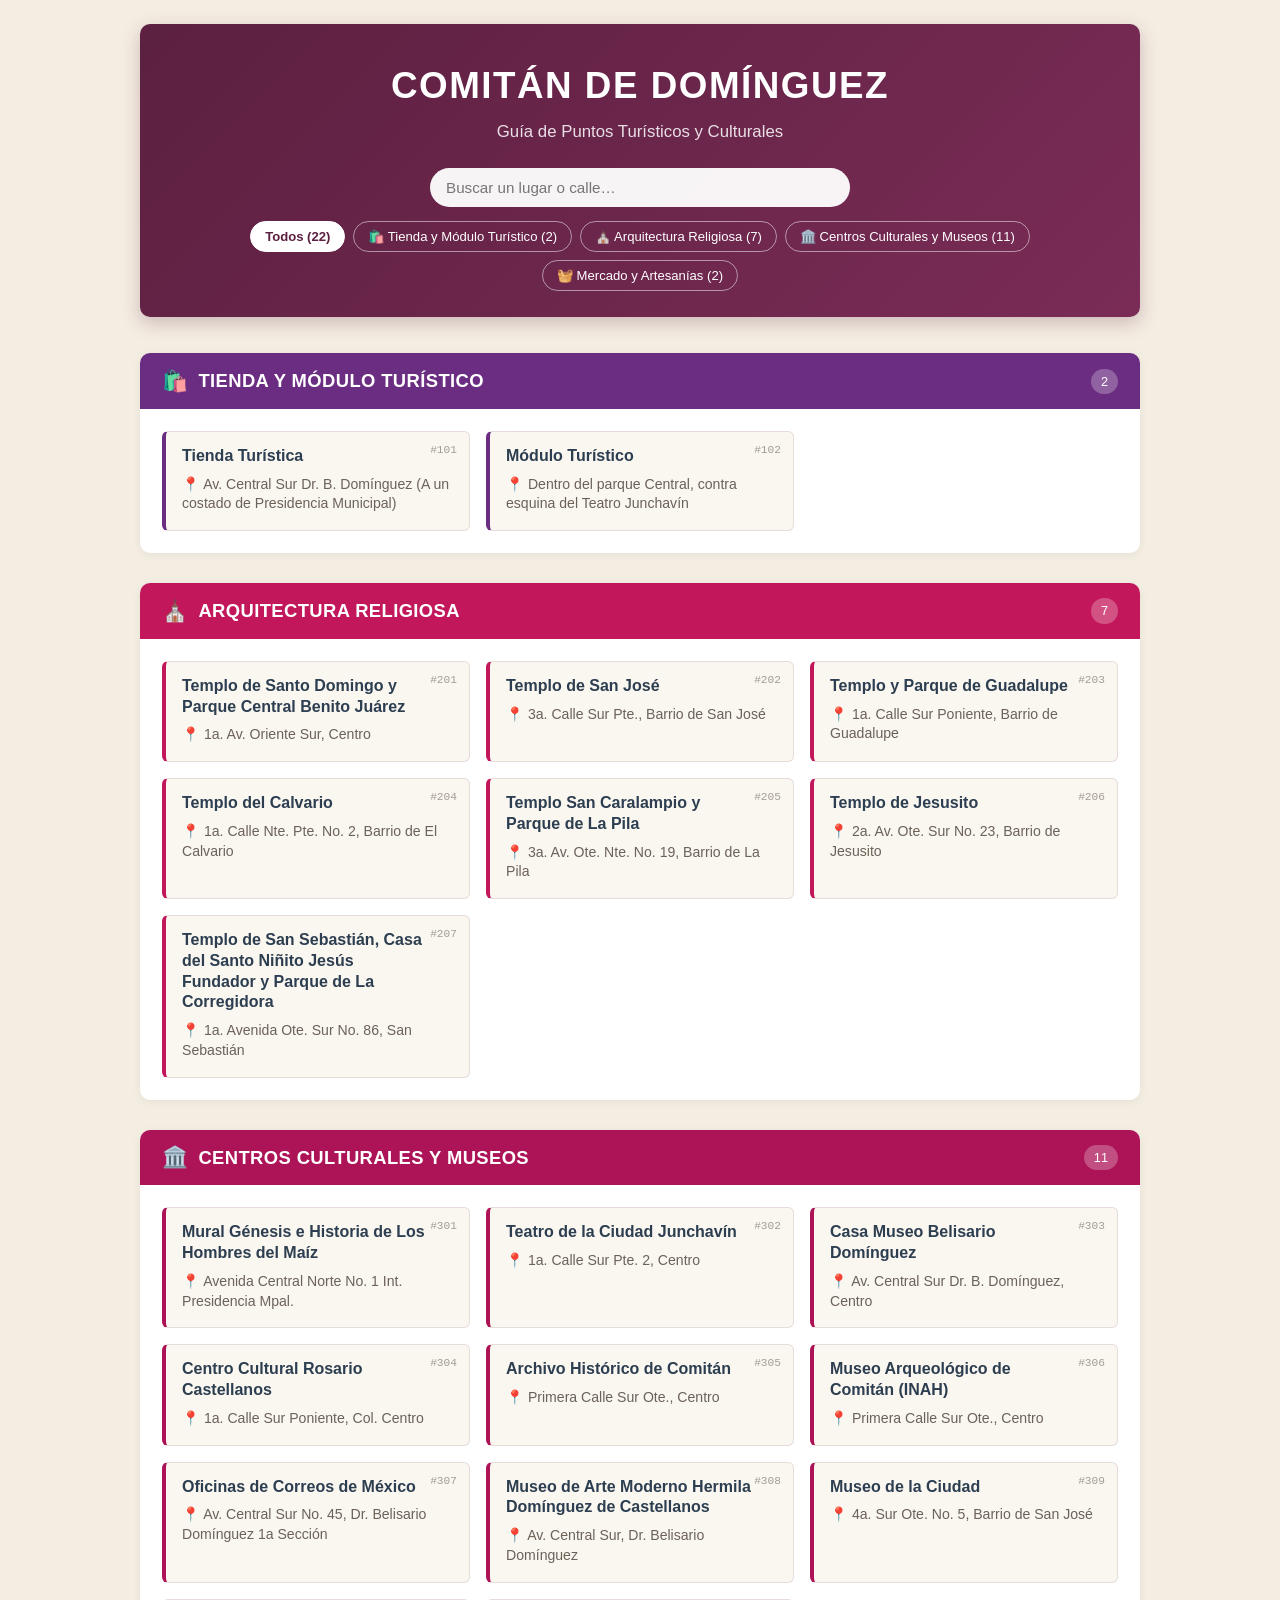
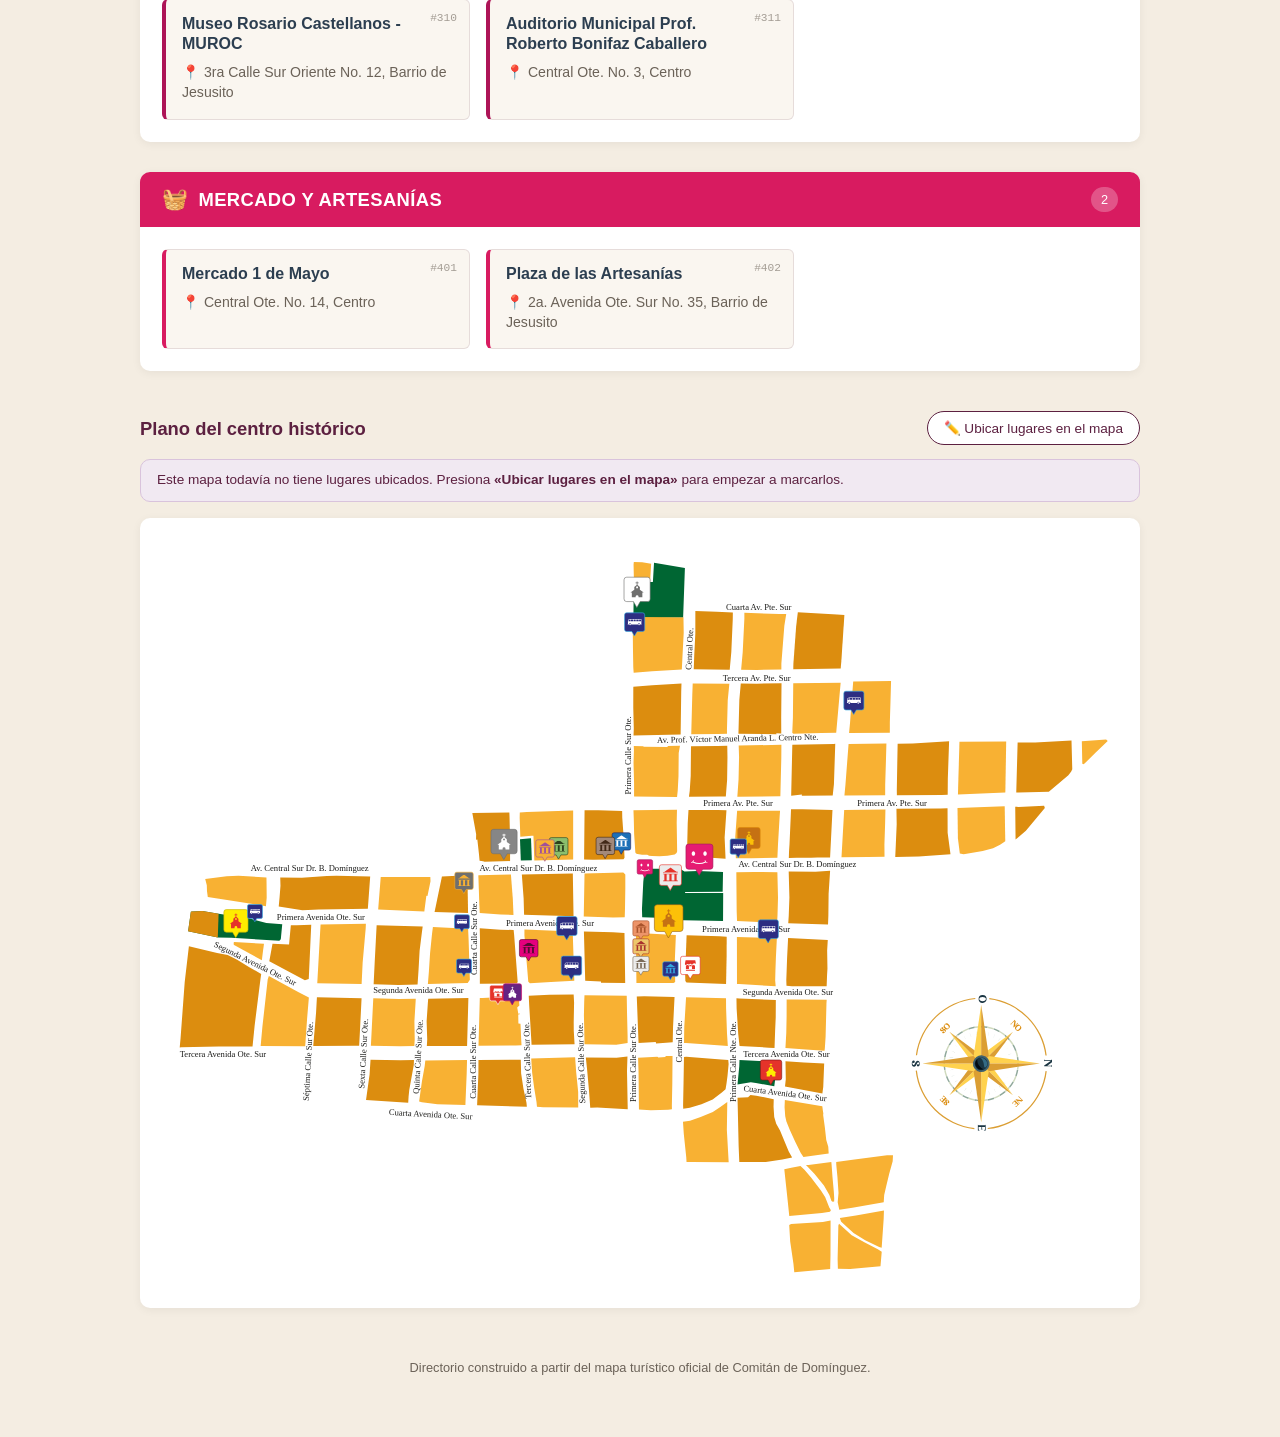
<file: index.html>
<!DOCTYPE html>
<html lang="es">
<head>
  <meta charset="UTF-8">
  <meta name="viewport" content="width=device-width, initial-scale=1.0">

  <title>Guía Turística de Comitán</title>

  <!-- Evita la solicitud del archivo favicon.ico -->
  <link rel="icon" href="data:,">

  <link rel="stylesheet" href="css/styles.css">

  <!-- Mantiene oculto el aviso, aunque JavaScript cambie hidden -->
  <style>
    #avisoLugar {
      display: none !important;
    }
  </style>
</head>

<body>
  <header>
    <h1>COMITÁN DE DOMÍNGUEZ</h1>
    <p>Guía de Puntos Turísticos y Culturales</p>

    <div class="header-buscador">
      <input
        type="search"
        id="buscador"
        aria-label="Buscar un lugar o calle"
        placeholder="Buscar un lugar o calle…"
        autocomplete="off"
      >

      <div class="filtros" id="filtros"></div>
    </div>
  </header>

  <main class="contenedor-categorias" id="app"></main>

  <p class="sin-resultados" id="sinResultados" hidden>
    No se encontraron lugares con ese criterio.
  </p>

  <section class="seccion-mapa">
    <div class="mapa-encabezado">
      <h2>Plano del centro histórico</h2>
      <button id="btnModoEdicion" class="boton-editar" type="button" aria-pressed="false">
        ✏️ Ubicar lugares en el mapa
      </button>
    </div>

    <p id="avisoVacio" class="aviso-vacio" hidden>
      Este mapa todavía no tiene lugares ubicados. Presiona <strong>«Ubicar lugares en el mapa»</strong> para empezar a marcarlos.
    </p>

    <p id="avisoEdicion" class="aviso-edicion" hidden>
      <strong>Modo edición activo:</strong> da clic sobre el ícono de un lugar en el mapa.
      El sistema intenta adivinar de qué lugar se trata usando el color del ícono
      (te lo va a mostrar arriba del selector); revisa que sea correcto y confirma.
      Entre más lugares marques, más íconos reconocerá solo. Cuando termines, presiona
      «Descargar coordenadas» y guarda ese archivo como
      <code>data/puntos-mapa.json</code> (reemplazando el que ya existe) para que quede fijo.
      <button id="btnDescargarPuntos" type="button">⬇️ Descargar coordenadas</button>
    </p>

    <div class="mapa-wrap" id="mapaWrap">
      <img id="imagenMapa" src="img/mapa-comitan.svg" alt="Mapa del centro histórico de Comitán de Domínguez">
      <div id="capaMarcadores" class="capa-marcadores"></div>

      <div id="popupLugar" class="popup-lugar" hidden></div>

      <div id="formAsignar" class="form-asignar" hidden>
        <label for="selectLugar">¿Qué lugar es este ícono?</label>
        <p id="colorDetectado" class="color-detectado" hidden></p>
        <select id="selectLugar"></select>
        <div class="form-asignar-botones">
          <button id="btnConfirmarAsignar" type="button">Guardar</button>
          <button id="btnCancelarAsignar" type="button">Cancelar</button>
        </div>
      </div>
    </div>
  </section>

  <footer>
    <p>
      Directorio construido a partir del mapa turístico oficial
      de Comitán de Domínguez.
    </p>
  </footer>

  <!-- Ventana con la información del lugar seleccionado -->
  <dialog
    id="ventanaLugar"
    aria-labelledby="nombreLugar"
    aria-describedby="descripcionLugar"
  >
    <button
      id="cerrarVentana"
      type="button"
      aria-label="Cerrar descripción"
    >
      ×
    </button>

    <p id="idLugar"></p>

    <h2 id="nombreLugar"></h2>

    <p id="descripcionLugar"></p>

    <p id="direccionLugar"></p>

    <!-- Se conserva para que el JavaScript existente siga funcionando -->
    <p id="avisoLugar" hidden></p>
  </dialog>

  <script src="js/script.js"></script>
  <script src="js/mapa-interactivo.js"></script>

</body>
</html>
</file>
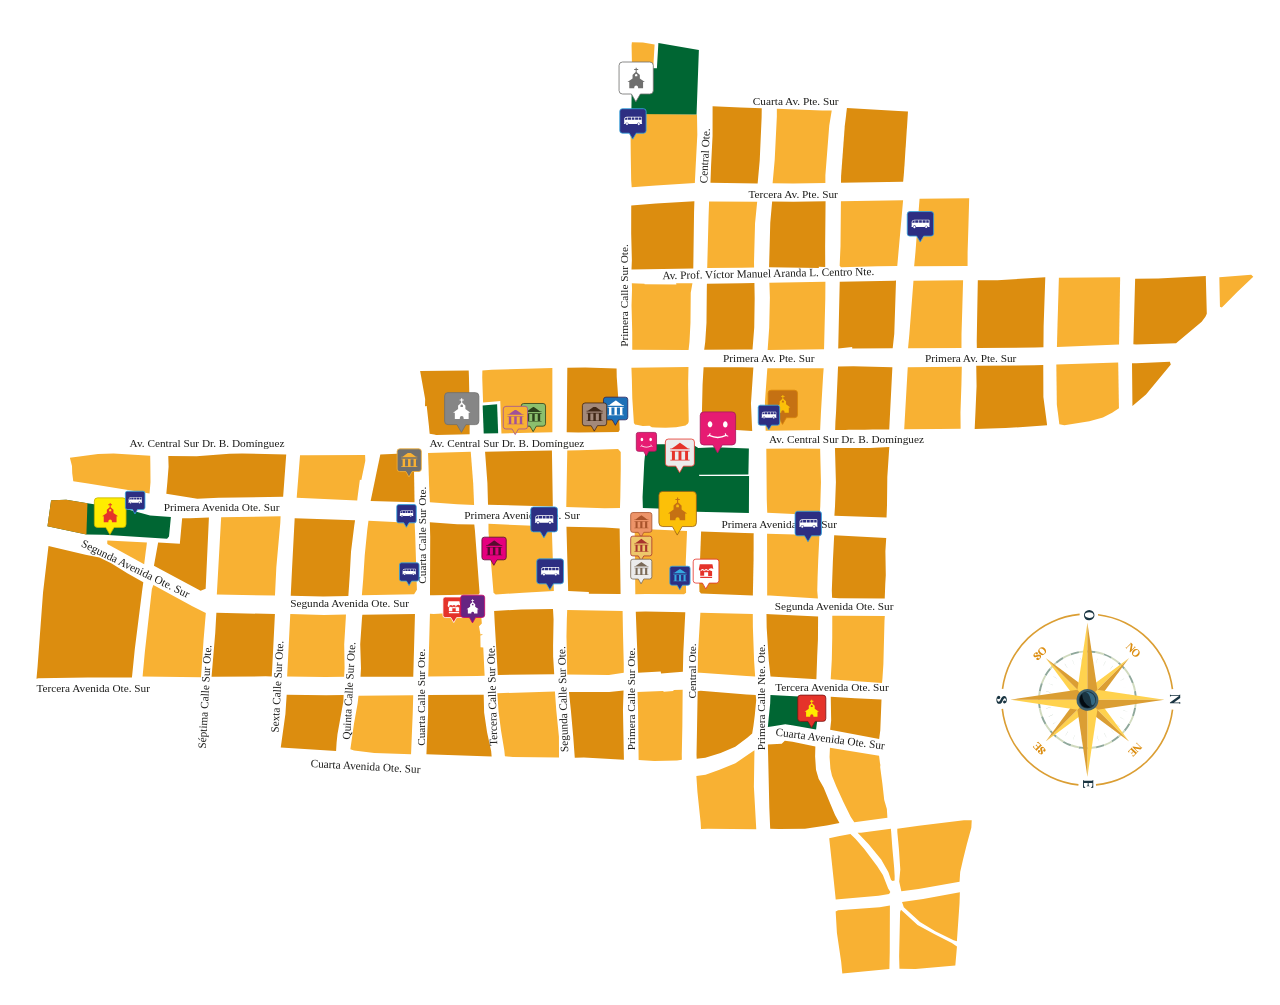
<file: img/index.html>
<body>
  <svg xmlns="http://www.w3.org/2000/svg" viewBox="0 0 785 614">
  <defs>
    <style>
      .cls-1 {
        isolation: isolate;
      }

      .cls-2,
      .cls-73 {
        fill: none;
      }

      .cls-2 {
        stroke: #afc0b1;
        stroke-width: 3px;
        stroke-dasharray: 0.1 4.92;
      }

      .cls-15,
      .cls-17,
      .cls-19,
      .cls-2,
      .cls-21,
      .cls-23,
      .cls-25,
      .cls-49,
      .cls-51,
      .cls-52,
      .cls-53,
      .cls-55,
      .cls-57,
      .cls-59,
      .cls-60,
      .cls-63,
      .cls-65,
      .cls-67,
      .cls-69,
      .cls-70,
      .cls-71,
      .cls-72 {
        stroke-miterlimit: 10;
      }

      .cls-3 {
        fill: #db9e33;
      }

      .cls-4 {
        fill: #8fa89b;
      }

      .cls-5 {
        fill: #d0dabe;
      }

      .cls-6 {
        fill: #ffd24e;
      }

      .cls-7 {
        fill: #3f616f;
      }

      .cls-8 {
        fill: #1a3542;
      }

      .cls-9 {
        mix-blend-mode: soft-light;
      }

      .cls-10,
      .cls-15,
      .cls-18,
      .cls-50,
      .cls-70 {
        fill: #fff;
      }

      .cls-10 {
        mix-blend-mode: overlay;
      }

      .cls-11,
      .cls-14 {
        fill: #dc8d0f;
      }

      .cls-12,
      .cls-57 {
        fill: #f8b133;
      }

      .cls-12,
      .cls-13,
      .cls-14,
      .cls-15,
      .cls-16,
      .cls-17,
      .cls-18,
      .cls-19,
      .cls-20,
      .cls-21,
      .cls-22,
      .cls-23,
      .cls-24,
      .cls-25,
      .cls-26,
      .cls-49,
      .cls-51,
      .cls-52,
      .cls-53,
      .cls-54,
      .cls-55,
      .cls-56,
      .cls-57,
      .cls-58,
      .cls-59,
      .cls-60,
      .cls-61,
      .cls-62,
      .cls-63,
      .cls-64,
      .cls-65,
      .cls-66,
      .cls-67,
      .cls-68,
      .cls-69,
      .cls-70,
      .cls-71,
      .cls-72 {
        fill-rule: evenodd;
      }

      .cls-13 {
        fill: #063;
      }

      .cls-15,
      .cls-17 {
        stroke: #6f6f6e;
      }

      .cls-15,
      .cls-17,
      .cls-19,
      .cls-21,
      .cls-23,
      .cls-25,
      .cls-49,
      .cls-51,
      .cls-52,
      .cls-53,
      .cls-55,
      .cls-57,
      .cls-59,
      .cls-60,
      .cls-63,
      .cls-65,
      .cls-67,
      .cls-69,
      .cls-70,
      .cls-71,
      .cls-72 {
        stroke-width: 0.5px;
      }

      .cls-16,
      .cls-59 {
        fill: #6f6f6e;
      }

      .cls-17 {
        fill: #868686;
      }

      .cls-19,
      .cls-22,
      .cls-71 {
        fill: #e5332a;
      }

      .cls-19 {
        stroke: #791615;
      }

      .cls-20,
      .cls-21 {
        fill: #ffec00;
      }

      .cls-21 {
        stroke: #c6b300;
      }

      .cls-23,
      .cls-26 {
        fill: #fcc008;
      }

      .cls-23 {
        stroke: #9a6215;
      }

      .cls-24,
      .cls-25 {
        fill: #c57113;
      }

      .cls-25 {
        stroke: #da8609;
      }

      .cls-27 {
        font-size: 7px;
        fill: #1d1d1b;
        font-family: Gotham-Medium, Gotham;
        font-weight: 500;
      }

      .cls-28 {
        letter-spacing: -0.07em;
      }

      .cls-29 {
        letter-spacing: -0.09em;
      }

      .cls-30 {
        letter-spacing: 0em;
      }

      .cls-31 {
        letter-spacing: -0.01em;
      }

      .cls-32 {
        letter-spacing: -0.02em;
      }

      .cls-33 {
        letter-spacing: -0.09em;
      }

      .cls-34 {
        letter-spacing: -0.01em;
      }

      .cls-35 {
        letter-spacing: -0.03em;
      }

      .cls-36 {
        letter-spacing: -0.08em;
      }

      .cls-37 {
        letter-spacing: 0.02em;
      }

      .cls-38 {
        letter-spacing: -0.02em;
      }

      .cls-39 {
        letter-spacing: -0.11em;
      }

      .cls-40 {
        letter-spacing: -0.02em;
      }

      .cls-41 {
        letter-spacing: 0.01em;
      }

      .cls-42 {
        letter-spacing: -0.01em;
      }

      .cls-43 {
        letter-spacing: -0.02em;
      }

      .cls-44 {
        letter-spacing: -0.04em;
      }

      .cls-45 {
        letter-spacing: -0.02em;
      }

      .cls-46 {
        letter-spacing: -0.03em;
      }

      .cls-47 {
        letter-spacing: 0em;
      }

      .cls-48 {
        letter-spacing: -0.03em;
      }

      .cls-49 {
        fill: #e61b72;
        stroke: #a2195b;
      }

      .cls-51 {
        fill: #2d2e82;
        stroke: #35a8e0;
      }

      .cls-52 {
        fill: #1d70b7;
        stroke: #29235c;
      }

      .cls-53 {
        fill: #a3897a;
        stroke: #422918;
      }

      .cls-54 {
        fill: #422918;
      }

      .cls-55 {
        fill: #8bbf6d;
        stroke: #2d421c;
      }

      .cls-56 {
        fill: #2d421c;
      }

      .cls-57 {
        stroke: #a05199;
      }

      .cls-58 {
        fill: #a05199;
      }

      .cls-59 {
        stroke: #f8b133;
      }

      .cls-60 {
        fill: #e5007e;
        stroke: #550c2f;
      }

      .cls-61 {
        fill: #550c2f;
      }

      .cls-62 {
        fill: #35a8e0;
      }

      .cls-63 {
        fill: #ed9469;
        stroke: #a8532b;
      }

      .cls-64 {
        fill: #a8532b;
      }

      .cls-65 {
        fill: #edc76b;
        stroke: #a8332d;
      }

      .cls-66 {
        fill: #a8332d;
      }

      .cls-67,
      .cls-69 {
        fill: #ececec;
      }

      .cls-67 {
        stroke: #7a6a58;
      }

      .cls-68 {
        fill: #7a6a58;
      }

      .cls-69,
      .cls-70 {
        stroke: #e5332a;
      }

      .cls-71 {
        stroke: #fff;
      }

      .cls-72 {
        fill: #662482;
        stroke: #cd0568;
      }
    </style>
  </defs>
  <g class="cls-1">
    <g id="Capa_1" data-name="Capa 1">
      <circle class="cls-2" cx="893.4" cy="499.58" r="24.77" transform="translate(-25.3 1180.42) rotate(-76.4)" />
      <path class="cls-3" d="M898.62,552a52.93,52.93,0,0,0,47.11-46.28l1,.11a53.93,53.93,0,0,1-48,47.16Z" transform="translate(-223 -70)" />
      <path class="cls-3" d="M899.89,447.29l.12-1A53.52,53.52,0,0,1,946.68,493l-1,.12A52.53,52.53,0,0,0,899.89,447.29Z" transform="translate(-223 -70)" />
      <path class="cls-3" d="M840.14,492.76a54,54,0,0,1,48.36-46.64l.09,1a53,53,0,0,0-47.46,45.77Z" transform="translate(-223 -70)" />
      <path class="cls-3" d="M840,505.37l1-.11A52.91,52.91,0,0,0,887.84,552l-.1,1A53.9,53.9,0,0,1,840,505.37Z" transform="translate(-223 -70)" />
      <path class="cls-4" d="M862.71,499.62h1.19a29.15,29.15,0,0,0,.45,5.11l-1.18.2A31.38,31.38,0,0,1,862.71,499.62Zm.45-5.32a31.64,31.64,0,0,1,1.37-5.16l1.13.41a28.23,28.23,0,0,0-1.32,4.95Zm1.4,15.79,1.12-.41a29.24,29.24,0,0,0,2.17,4.64l-1,.6A30.35,30.35,0,0,1,864.56,510.09Zm2.23-25.79a29.92,29.92,0,0,1,3.06-4.38l.91.77a29.6,29.6,0,0,0-2.94,4.2Zm3.1,35,.91-.77a29.63,29.63,0,0,0,3.63,3.63l-.77.91A30.51,30.51,0,0,1,869.89,519.29Zm3.72-43.15a30.68,30.68,0,0,1,4.37-3.07l.6,1a29.91,29.91,0,0,0-4.2,2.95Zm4.43,50,.59-1a28.88,28.88,0,0,0,4.65,2.17l-.41,1.13A31.19,31.19,0,0,1,878,526.13Zm4.77-55.33a30.46,30.46,0,0,1,5.16-1.39l.2,1.18a30.13,30.13,0,0,0-4.95,1.33Zm5.22,59,.21-1.17a30,30,0,0,0,5.11.44h.13v1.19h-.13A30.49,30.49,0,0,1,888,529.76Zm5.25-59.63v-1.19h.07a30.67,30.67,0,0,1,5.25.45l-.2,1.18a29.44,29.44,0,0,0-5-.44Zm5.31,58.44a30.19,30.19,0,0,0,4.95-1.35l.41,1.12a30.64,30.64,0,0,1-5.15,1.4Zm4.77-56.69.4-1.12a31.3,31.3,0,0,1,4.85,2.24l-.6,1A29.72,29.72,0,0,0,903.36,471.88ZM908.17,525a29.31,29.31,0,0,0,4.19-3l.77.91a30,30,0,0,1-4.35,3.08ZM912.22,477l.76-.91a30.59,30.59,0,0,1,3.79,3.76l-.91.77A31.11,31.11,0,0,0,912.22,477ZM916,518.43a30.46,30.46,0,0,0,2.93-4.21l1,.59a31.4,31.4,0,0,1-3,4.38Zm2.83-33.65,1-.6a31.24,31.24,0,0,1,2.27,4.83l-1.12.41A29.76,29.76,0,0,0,918.81,484.78Zm2.25,24.78a29.47,29.47,0,0,0,1.31-5l1.18.2a30.63,30.63,0,0,1-1.36,5.16Zm1.28-15.18,1.17-.21a31.39,31.39,0,0,1,.48,5.31H922.8A30,30,0,0,0,922.34,494.38Z" transform="translate(-223 -70)" />
      <path class="cls-5" d="M863.19,505l1.18-.22a29.05,29.05,0,0,0,1.34,5l-1.12.41A31.34,31.34,0,0,1,863.19,505Zm-.49-5.32a29.62,29.62,0,0,1,.45-5.32l1.17.2a29.32,29.32,0,0,0-.42,5.12Zm4.15,15.3,1-.6a29.25,29.25,0,0,0,3,4.19l-.91.77A30.89,30.89,0,0,1,866.85,515Zm-2.34-25.78a32.26,32.26,0,0,1,2.24-4.85l1,.6a28.79,28.79,0,0,0-2.15,4.65Zm9.21,33.9.76-.92a30,30,0,0,0,4.22,2.94l-.6,1A30.64,30.64,0,0,1,873.72,523.11ZM869.8,480a29.92,29.92,0,0,1,3.76-3.79l.77.91a29.55,29.55,0,0,0-3.61,3.64Zm13.14,48.43.41-1.12a29.47,29.47,0,0,0,5,1.31l-.21,1.18A30.91,30.91,0,0,1,882.94,528.41Zm-5-55.31a30.81,30.81,0,0,1,4.83-2.27l.41,1.12a29.76,29.76,0,0,0-4.64,2.19Zm15.52,57.13V529a29.33,29.33,0,0,0,5.11-.46l.12,0,.22,1.17-.13,0A31.77,31.77,0,0,1,893.43,530.23Zm-5.33-59.62-.21-1.18H888a30.88,30.88,0,0,1,5.25-.48v1.19a30.57,30.57,0,0,0-5,.46Zm15.5,56.58a28.93,28.93,0,0,0,4.64-2.19l.6,1a30.34,30.34,0,0,1-4.82,2.28Zm-5.27-56.64.2-1.18a30.63,30.63,0,0,1,5.16,1.36l-.4,1.13A29.47,29.47,0,0,0,898.33,470.55ZM912.42,522a29.64,29.64,0,0,0,3.6-3.66l.92.76a30,30,0,0,1-3.75,3.81ZM908,474l.59-1a31.5,31.5,0,0,1,4.39,3l-.76.92A30.49,30.49,0,0,0,908,474Zm11,40.14a28.45,28.45,0,0,0,2.14-4.66l1.13.4a30.83,30.83,0,0,1-2.23,4.85Zm-3.13-33.61.91-.78a30.16,30.16,0,0,1,3.09,4.36l-1,.6A29.05,29.05,0,0,0,915.81,480.54Zm6.58,24a30.27,30.27,0,0,0,.41-5.11H924a30.72,30.72,0,0,1-.44,5.32ZM921,489.36l1.12-.42a30.64,30.64,0,0,1,1.4,5.15l-1.17.22A29.66,29.66,0,0,0,921,489.36Z" transform="translate(-223 -70)" />
      <polygon class="cls-6" points="696.25 455.49 677.07 429.58 670.35 429.58 696.25 455.49" />
      <polygon class="cls-3" points="696.25 455.49 670.35 436.31 670.35 429.58 696.25 455.49" />
      <polygon class="cls-6" points="644.44 455.49 670.35 436.31 670.35 429.58 644.44 455.49" />
      <polygon class="cls-3" points="644.44 455.49 663.63 429.58 670.35 429.58 644.44 455.49" />
      <polygon class="cls-6" points="644.44 403.68 663.63 429.58 670.35 429.58 644.44 403.68" />
      <polygon class="cls-3" points="644.44 403.68 670.35 422.86 670.35 429.58 644.44 403.68" />
      <polygon class="cls-6" points="696.25 403.68 670.35 422.86 670.35 429.58 696.25 403.68" />
      <polygon class="cls-3" points="696.25 403.68 677.07 429.58 670.35 429.58 696.25 403.68" />
      <polygon class="cls-6" points="718.14 429.58 676.55 423.38 670.35 429.58 718.14 429.58" />
      <polygon class="cls-3" points="718.14 429.58 676.55 435.79 670.35 429.58 718.14 429.58" />
      <polygon class="cls-6" points="670.35 477.38 676.55 435.79 670.35 429.58 670.35 477.38" />
      <polygon class="cls-3" points="670.35 477.38 664.15 435.79 670.35 429.58 670.35 477.38" />
      <polygon class="cls-6" points="622.55 429.58 664.15 435.79 670.35 429.58 622.55 429.58" />
      <polygon class="cls-3" points="622.55 429.58 664.15 423.38 670.35 429.58 622.55 429.58" />
      <polygon class="cls-6" points="670.35 381.79 664.15 423.38 670.35 429.58 670.35 381.79" />
      <polygon class="cls-3" points="670.35 381.79 676.55 423.38 670.35 429.58 670.35 381.79" />
      <circle class="cls-7" cx="893.35" cy="499.67" r="6.79" transform="translate(33.63 1231.13) rotate(-80.75)" />
      <circle class="cls-8" cx="893.35" cy="499.67" r="5.34" transform="translate(-310.46 722.53) rotate(-45.84)" />
      <path class="cls-9" d="M895.3,504.23a8.56,8.56,0,0,1-5.14-8.36,5.14,5.14,0,0,0-.77,6.49C891.35,505.68,895.3,504.23,895.3,504.23Z" transform="translate(-223 -70)" />
      <path class="cls-10" d="M892.42,494.79s4.1-.23,5.4,3.19c1.19,3.11-.55,4.84-1.37,4.88s-.66-1.71-1.15-3.77S893.92,495.26,892.42,494.79Z" transform="translate(-223 -70)" />
      <path class="cls-8" d="M944.62,501.84v-.56l5.58-4h-4.78a.73.73,0,0,0-.56.28l-.06.07h-.18V496.4h.18l.06.08a.71.71,0,0,0,.56.29h4.74a.73.73,0,0,0,.58-.29l0-.08H951v2.15l-3.88,2.75h3.07a.7.7,0,0,0,.56-.29l.07-.08H951v1.27h-.18l-.07-.07a.73.73,0,0,0-.56-.29Z" transform="translate(-223 -70)" />
      <path class="cls-11" d="M921.31,528.94l.29-.29,4.95.83L924.08,527a.54.54,0,0,0-.44-.15h-.07l-.1-.09.66-.66.1.09v.08a.54.54,0,0,0,.14.44l2.46,2.45a.5.5,0,0,0,.45.15h.06l.09.09-1.11,1.11-3.43-.58,1.59,1.59a.51.51,0,0,0,.44.14H925l.09.09-.66.66-.09-.09v-.08a.52.52,0,0,0-.14-.44Z" transform="translate(-223 -70)" />
      <path class="cls-11" d="M921.59,531.68l-1.23-1.23-.71.72a1.29,1.29,0,0,0-.35,1.09l0,.17-.09.09-.66-.85,2.44-2.44.1.09v.08a.54.54,0,0,0,.14.44l2.46,2.45a.54.54,0,0,0,.44.15h.07l.09.09L921.87,535l-.84-.65.09-.1.17,0a1.29,1.29,0,0,0,1.09-.34l.71-.72L921.87,532l-.57.57a.57.57,0,0,0,0,.78h0l-.09.1-1-1,.1-.1h0a.55.55,0,0,0,.78,0Z" transform="translate(-223 -70)" />
      <path class="cls-11" d="M865.33,529.7c-.63.64,1.07,2.6.08,3.6-.52.51-1.38.36-2.13-.39s-.86-1.45-.42-1.9a.63.63,0,0,1,.94,0,.66.66,0,0,1,0,1,.68.68,0,0,1-.53.22,1.06,1.06,0,0,0,.23.35c.36.36.81.43,1,.2.63-.63-1.25-2.42-.13-3.54.59-.59,1.51-.46,2.26.3.57.56,1.11,1.53.56,2.07a.75.75,0,0,1-1.07,0,.81.81,0,0,1,0-1.13.61.61,0,0,1,.58-.18,1.44,1.44,0,0,0-.27-.39A.88.88,0,0,0,865.33,529.7Z" transform="translate(-223 -70)" />
      <path class="cls-11" d="M862.77,528.73l1.23-1.22-.72-.72a1.32,1.32,0,0,0-1.09-.35l-.17,0-.09-.09.85-.66,2.44,2.44-.1.1h-.07a.54.54,0,0,0-.44.14l-2.46,2.46a.54.54,0,0,0-.14.44v.07l-.09.1L859.48,529l.66-.84.09.09,0,.17a1.29,1.29,0,0,0,.34,1.09l.72.71,1.22-1.22-.57-.56a.55.55,0,0,0-.78-.05h0l-.1-.09,1-1,.09.1h0a.57.57,0,0,0,.05.78Z" transform="translate(-223 -70)" />
      <path class="cls-11" d="M863.73,472.81c-.64-.63-2.6,1.08-3.59.08-.52-.52-.37-1.38.38-2.12s1.46-.87,1.9-.43a.64.64,0,0,1,0,.94.71.71,0,0,1-1.19-.55.89.89,0,0,0-.35.23c-.37.36-.44.81-.2,1.05.62.62,2.42-1.25,3.53-.14.6.59.46,1.51-.3,2.26-.56.57-1.52,1.11-2.07.56a.77.77,0,0,1,0-1.07.83.83,0,0,1,1.14,0,.63.63,0,0,1,.17.58,1.3,1.3,0,0,0,.39-.27A.88.88,0,0,0,863.73,472.81Z" transform="translate(-223 -70)" />
      <path class="cls-11" d="M863.57,467.72a2.25,2.25,0,0,1,3.35.07,2.21,2.21,0,0,1,.05,3.3,2.39,2.39,0,0,1-3.4-3.37Zm3.1,3.11c.54-.54.33-1.47-.53-2.33s-1.75-1-2.27-.52-.35,1.48.51,2.35S866.13,471.36,866.67,470.83Z" transform="translate(-223 -70)" />
      <path class="cls-11" d="M919.87,470.2l-.29-.29.84-5-2.48,2.47a.57.57,0,0,0-.14.44v.07l-.1.1-.66-.66.1-.1h.07a.54.54,0,0,0,.44-.14l2.46-2.46a.57.57,0,0,0,.15-.45v-.06l.09-.09,1.11,1.11-.58,3.43,1.59-1.59a.52.52,0,0,0,.14-.44v-.08l.09-.09.66.66-.09.09h-.07a.51.51,0,0,0-.44.14Z" transform="translate(-223 -70)" />
      <path class="cls-11" d="M925.15,468.78a2.26,2.26,0,0,1-.07,3.36,2.33,2.33,0,1,1-3.28-3.3A2.25,2.25,0,0,1,925.15,468.78ZM922,471.89c.54.54,1.46.33,2.32-.53s1-1.75.52-2.28-1.48-.34-2.34.52S921.5,471.35,922,471.89Z" transform="translate(-223 -70)" />
      <path class="cls-8" d="M838.24,500.78c1.23,0,1.47-3.54,3.39-3.54,1,0,1.68,1,1.68,2.42s-.57,2.24-1.43,2.24a.87.87,0,0,1-.91-.9.9.9,0,0,1,1-.92.93.93,0,0,1,.72.3,1.47,1.47,0,0,0,.12-.56c0-.7-.36-1.2-.82-1.2-1.21,0-1.13,3.54-3.27,3.54-1.15,0-1.9-1-1.9-2.47,0-1.08.41-2.54,1.46-2.54a1,1,0,0,1,1,1,1.12,1.12,0,0,1-1.13,1.06.89.89,0,0,1-.74-.4,2.12,2.12,0,0,0-.1.64C837.32,500.16,837.73,500.78,838.24,500.78Z" transform="translate(-223 -70)" />
      <path class="cls-8" d="M893.55,551.3h-2.36v1.39a1.77,1.77,0,0,0,.71,1.38l.2.13v.19l-1.46-.19v-4.71h.19l.06.08a.74.74,0,0,0,.56.29h4.74a.73.73,0,0,0,.56-.29l.07-.08H897v4.71l-1.44.19v-.19l.18-.13a1.78,1.78,0,0,0,.72-1.38V551.3h-2.36v1.1a.77.77,0,0,0,.71.8h0v.19h-2v-.19h0a.77.77,0,0,0,.71-.8Z" transform="translate(-223 -70)" />
      <path class="cls-8" d="M897.75,447.05a3.07,3.07,0,0,1-3.3,3.17,3,3,0,0,1-3.24-3.15,3.27,3.27,0,0,1,6.54,0Zm-6,0c0,1,1.09,1.73,2.75,1.73s2.7-.67,2.7-1.69-1.1-1.76-2.76-1.76S891.76,446,891.76,447Z" transform="translate(-223 -70)" />
      <polygon class="cls-12" points="470.08 244.89 471.59 223.7 506.57 223.69 506.24 227.97 504.85 251.67 504.38 262.1 483.38 262.44 470.54 262.5 470.08 244.89 470.08 244.89" />
      <polygon class="cls-12" points="39.74 284.38 38.44 279.38 55.92 277.06 65.57 276.65 88.31 278.06 88.4 283.33 88.5 294.53 87.89 301.44 82.19 300.56 49.73 295.33 40.54 293.95 39.89 289.01 39.74 284.38 39.74 284.38" />
      <polygon class="cls-12" points="61.63 332.47 61.68 330.77 62.09 330.68 86.28 331.98 84.56 345.48 61.96 333.03 61.72 332.88 61.63 332.47 61.63 332.47" />
      <polygon class="cls-13" points="24.51 321.83 26.76 305.89 27.57 305.71 36.16 305.33 49.34 307.54 74.07 311.27 88.25 315.17 101.17 316.18 99.99 328.29 98.79 329.6 59.73 327.09 48.69 326.95 24.51 321.83 24.51 321.83" />
      <polygon class="cls-14" points="49.34 307.54 36.16 305.33 27.57 305.71 26.76 305.89 24.51 321.83 24.51 321.83 48.69 326.95 49.34 307.54" />
      <polygon class="cls-14" points="21.75 363.2 25.16 334.1 48.13 339.48 56.76 341.2 64.12 344.89 74.37 351.13 84.03 356.65 83.45 360.8 78.72 398.44 76.98 415.75 49.47 415.81 18.89 416.31 17.68 416.58 18.37 409.02 21.75 363.2 21.75 363.2" />
      <polygon class="cls-14" points="119.61 361.84 90.63 346.34 93.24 332.01 106.72 332.68 108.16 316.92 113.03 316.92 124.78 316.48 122.76 360.73 119.61 361.84 119.61 361.84" />
      <polygon class="cls-14" points="99.74 284.91 99.54 278.18 117.15 278.38 137.57 276.9 145.36 276.69 172.79 277.29 170.87 303.53 130.8 304.19 117.59 304.74 98.31 301.73 99 294.18 99.74 284.91 99.74 284.91" />
      <polygon class="cls-12" points="89.35 360.85 90.28 358.32 114.51 371.47 122.86 375.79 121.44 392.61 119.87 415.6 83.59 415.23 84.97 400.11 89.35 360.85 89.35 360.85" />
      <polygon class="cls-12" points="129.69 364.27 132.38 316.27 169.29 315.66 169.12 319.72 166.65 347.34 165.8 364.88 129.69 364.27 129.69 364.27" />
      <polygon class="cls-12" points="216.88 305.8 179.29 304.23 181.37 277.75 186.23 277.75 221.77 277.64 221.91 281.21 219.43 293.18 218.53 292.95 217.09 303.85 216.88 305.8 216.88 305.8" />
      <polygon class="cls-14" points="128.72 388.02 129.41 375.6 165.77 376.37 164.31 405.69 163.81 415.11 160 415.09 126.41 415.4 128.72 388.02 128.72 388.02" />
      <polygon class="cls-14" points="176.44 347.54 178.04 316.92 215.54 318.08 215.03 321.58 213.03 337.68 212.22 352.46 211.37 365.13 195.8 365.55 175.59 365.08 176.44 347.54 176.44 347.54" />
      <polygon class="cls-14" points="228.21 291.69 231.22 277.27 251.97 276.36 252.36 299.56 252.48 306.94 225.21 306.1 228.21 291.69 228.21 291.69" />
      <polygon class="cls-14" points="259.07 242.8 255.95 225.49 286.12 225.07 286.26 228.63 286.67 248.02 286.7 264.73 265.86 265.24 264.71 264.86 261.87 264.42 261.38 259.23 260.04 247.24 258.99 247.26 259.07 242.8 259.07 242.8" />
      <polygon class="cls-12" points="173.84 405.72 175.31 376.41 196.17 376.95 209.88 376.73 209.82 378.43 208.8 395.16 209.04 409.92 208.73 415.29 197.13 415.48 173.35 415.14 173.84 405.72 173.84 405.72" />
      <polygon class="cls-12" points="223.15 323.83 223.87 318.38 252.53 319.77 252.92 328.37 253.95 361.37 252.21 364.08 219.77 364.78 220.58 354.87 221.55 339.84 223.15 323.83 223.15 323.83" />
      <polygon class="cls-12" points="261.65 299.44 260.86 276.33 287.38 275.64 288.93 295.41 289.47 308.63 279 308.15 262.02 306.98 261.65 299.44 261.65 299.44" />
      <polygon class="cls-14" points="172.29 438.5 173.07 426.47 197.5 426.88 208.45 426.62 208.27 430.68 204.63 450.94 204.07 456.14 203.75 461.5 169.39 459.23 172.29 438.5 172.29 438.5" />
      <polygon class="cls-12" points="386.55 73.64 387.15 65.68 427.89 66.14 428.1 78.79 427.11 97.63 426.56 108.76 402.33 110.22 387.34 111.36 387.02 106.98 386.92 100.66 386.76 91.17 386.64 78.92 386.55 73.64 386.55 73.64" />
      <polygon class="cls-14" points="219.85 378.78 220.06 376.83 252.75 376.29 251.69 415.25 218.92 415.39 219.23 410.03 218.74 395.11 219.85 378.78 219.85 378.78" />
      <polygon class="cls-14" points="262.21 328.24 261.98 319.4 278.96 320.58 289.59 320.81 289.98 324.54 292.89 363.27 292.26 364.25 264.19 364.64 262.08 364.68 262.21 328.24 262.21 328.24" />
      <polygon class="cls-14" points="387.04 126.5 387.06 122.69 402.45 121.46 426.28 120.09 426.07 126.91 425.59 161.72 387.22 162.44 387.45 156.68 387.02 140.05 387.04 126.5 387.04 126.5" />
      <polygon class="cls-14" points="437.56 79.48 437.58 61.06 454.88 61.75 468.11 62.26 468.04 67.78 466.86 94.49 465.56 108.95 436.26 108.55 436.65 97.67 437.56 79.48 437.56 79.48" />
      <polygon class="cls-14" points="297.73 294.97 296.27 275.61 337.8 274.83 338.37 309.63 298.11 308.44 297.73 294.97 297.73 294.97" />
      <polygon class="cls-12" points="217.18 431.69 217.67 427.14 251.66 426.74 251.36 438.02 250.78 451.91 250.32 463.44 227.5 462.68 214.91 461.19 212.62 460.41 214.87 444.47 217.18 431.69 217.18 431.69" />
      <polygon class="cls-14" points="346.97 263.47 347.36 223.38 358.56 223.28 377.96 223.93 378.05 229.2 379.1 243.79 379.89 262.03 379.1 263.26 354.19 263.59 346.97 263.47 346.97 263.47" />
      <polygon class="cls-12" points="422.67 212.46 387.69 212.23 387.68 201.44 387.24 184.81 387.56 174.58 387.42 171.01 395.29 171.21 395.38 171.61 415.1 171.77 414.92 170.96 425.06 170.88 424.02 176.81 423.85 195.48 423.23 207.25 422.67 212.46 422.67 212.46" />
      <polygon class="cls-12" points="291.41 414.87 260.99 415.13 262.05 376.17 264.4 376.29 293.66 374.58 294.28 382.28 292.52 383.93 293.41 389.03 294.63 388.77 294.56 389.42 293.34 389.68 293.47 397.06 295.17 397.12 295.8 410.74 296.03 414.71 291.41 414.87 291.41 414.87" />
      <polygon class="cls-12" points="435.08 129.39 435.42 120.21 465.27 120.28 463.95 133.69 463.3 157.97 463.35 161.13 455.97 161.25 434.23 161.53 435.08 129.39 435.08 129.39" />
      <polygon class="cls-12" points="298.39 325.24 298.39 320.37 337.69 321.99 339 362.13 319.95 363.1 302.85 364.27 301.53 363.08 298.39 325.24 298.39 325.24" />
      <polygon class="cls-12" points="477.49 67.41 477.49 62.54 505.66 63.61 511.58 63.59 510.04 73.03 507.63 103.82 507.62 108.69 487.59 109.03 474.85 108.83 476.15 94.37 477.49 67.41 477.49 67.41" />
      <polygon class="cls-12" points="346.7 309.93 347.34 274.87 355.12 274.66 378.88 273.94 380.54 275.7 380.55 286.49 380.27 303.69 380.06 310.51 370.57 310.67 346.7 309.93 346.7 309.93" />
      <polygon class="cls-12" points="387.44 230.53 387.17 223.4 422.61 222.89 422.38 233.52 422.76 256.72 422.54 257.62 422.06 258.36 421.5 258.69 420.78 259.27 418.35 259.8 414.87 260.34 408.39 260.69 402.22 260.55 399.87 260.43 398.39 259.48 394.17 259.55 390.43 258.88 389.78 258.81 389.29 258.5 388.71 257.78 387.72 242.54 387.44 230.53 387.44 230.53" />
      <polygon class="cls-14" points="260.9 438.06 260.95 426.62 291.62 426.51 295.43 426.53 295.69 437.48 297.52 449.78 300.06 461.5 300.36 464.83 259.86 463.47 260.31 451.94 260.9 438.06 260.9 438.06" />
      <polygon class="cls-14" points="433.97 176.76 434.04 171.24 455.78 170.96 463.56 170.75 463.72 180.24 463.45 198.5 462.38 212.07 457.11 212.16 432.36 212.25 433.01 207.45 433.79 195.43 433.97 176.76 433.97 176.76" />
      <polygon class="cls-14" points="302.27 382.02 301.9 374.48 318.84 373.55 338.47 373.3 338.82 379.79 338.52 395.94 338.56 402.92 339.22 413.78 304.18 414.2 304.06 411.69 303.16 396.85 302.27 382.02 302.27 382.02" />
      <polygon class="cls-14" points="507.53 160.83 503.47 160.66 503.65 161.46 472.64 161.01 472.75 157.6 473.4 133.32 474.57 120.16 487.71 120.27 507.75 119.94 507.48 147.93 507.53 160.83 507.53 160.83" />
      <polygon class="cls-14" points="347.89 362.1 346.82 322.11 370.44 322.69 379.86 323.19 380.45 363.91 360.74 363.75 360.72 362.69 347.89 362.1 347.89 362.1" />
      <polygon class="cls-14" points="519.66 73.47 521.02 62.17 552.93 63.91 558.94 64.3 556.48 101.66 555.93 107.92 517.32 108.48 517.41 104.02 519.66 73.47 519.66 73.47" />
      <polygon class="cls-14" points="431.36 233.89 431.99 223.17 455.68 223.1 462.91 223.23 461.41 245.56 462.18 262.75 444.8 261.66 431.97 261.06 430.79 258.57 431.36 233.89 431.36 233.89" />
      <polygon class="cls-12" points="304.65 436.8 303.9 425.53 339.66 424.53 340.5 436.2 342.15 452.56 342.2 465.46 313.56 465.13 308.6 464.72 308.22 461 306.23 448.94 304.65 436.8 304.65 436.8" />
      <polygon class="cls-12" points="473.17 179.87 472.86 170.63 507.65 170.05 507.58 180.44 506.8 211.93 471.76 212.35 472.75 198.38 473.17 179.87 473.17 179.87" />
      <polygon class="cls-12" points="347.06 379.68 347.29 373.92 381.7 374.48 381.93 388.19 382.4 406.93 382.42 412.85 373.19 414.22 347.3 413.92 347.09 401.26 346.83 390.31 347.06 379.68 347.06 379.68" />
      <polygon class="cls-12" points="389.59 364.03 389.19 325.17 390.7 323.36 421.72 324.87 420.91 344.52 421.13 363.1 419.85 364.01 395.92 363.93 389.59 364.03 389.59 364.03" />
      <polygon class="cls-12" points="517.02 147.97 517.29 119.97 555.9 119.41 552.27 160.2 540.02 160.32 517.32 161.03 516.49 160.15 517.02 147.97 517.02 147.97" />
      <polygon class="cls-13" points="425.61 311.57 394.28 310.55 394.09 303.82 395.18 281.57 396.17 272.46 396.39 271.57 396.71 271.08 397.52 270.9 424.62 270.94 425.76 271.32 426.74 271.96 428.71 273.22 439.42 272.8 460.12 273.59 459.82 289.74 429.15 289.85 429.32 290.66 460.24 290.71 460.13 313.59 427.58 312.83 425.61 311.57" />
      <polygon class="cls-14" points="349.55 435.92 348.39 424.74 373.38 424.81 382.29 423.93 381.92 435.87 382.51 466.85 357.67 465.48 351.99 465.65 351.04 452.53 349.55 435.92 349.55 435.92" />
      <polygon class="cls-14" points="391.31 412.81 389.87 375.03 395.95 374.76 420.63 375.33 419.41 399.93 419.13 412.27 405.59 413.31 405.33 412.09 391.31 412.81 391.31 412.81" />
      <polygon class="cls-14" points="515.6 211.49 516.54 170.02 550.28 169.46 551.5 169.19 550.42 202.23 549.43 211.34 524.29 211.51 524.27 210.46 515.6 211.49 515.6 211.49" />
      <polygon class="cls-14" points="429.27 356.67 430.45 325.08 457.32 326.02 463.09 326.25 463.03 342.56 462.59 364.88 430.36 363.63 429.44 362.34 429.27 356.67 429.27 356.67" />
      <polygon class="cls-12" points="471.22 305.28 470.94 273.8 485.71 273.56 504.37 273.73 504.88 294.58 504.47 309.27 504.08 315.28 500.83 314.93 471.52 313.47 471.22 305.28 471.22 305.28" />
      <polygon class="cls-14" points="515.25 228.34 515.48 222.58 524.97 222.42 549.24 223.07 547.28 261.81 536.9 261.74 531.87 261.98 522.13 261.98 520.03 262.02 513.7 262.12 513.86 257.01 514.25 251 515.25 228.34 515.25 228.34" />
      <polygon class="cls-12" points="391.65 466.97 391.3 436.15 390.95 424.79 406.68 424.13 407.42 424.6 413.25 424.18 413.32 423.53 419 423.35 418.81 445.83 418.45 463.69 418.5 466.85 415.43 467.31 401.32 467.63 391.65 466.97 391.65 466.97" />
      <polygon class="cls-12" points="559.8 202.51 562.34 169.37 593.16 169.02 592.7 185.41 592.17 202.46 592.15 211.15 558.97 211.37 559.8 202.51 559.8 202.51" />
      <polygon class="cls-12" points="563.58 151.59 566.12 118.44 596.95 118.09 596.49 134.49 595.96 151.54 595.94 160.22 562.76 160.45 563.58 151.59 563.58 151.59" />
      <polygon class="cls-12" points="428.54 400.06 430.01 375.61 462.55 376.37 462.6 384.4 463.36 405.4 464.01 415.21 458.65 414.89 430.05 412.85 428.35 412.8 428.54 400.06 428.54 400.06" />
      <polygon class="cls-12" points="471.44 343.26 471.41 326.55 500.8 327.36 503.96 327.3 503.17 343.14 502.78 354.02 502.58 361.89 502.99 366.67 473.18 364.89 471.48 364.84 471.44 343.26 471.44 343.26" />
      <polygon class="cls-14" points="427.94 445.96 428.31 424.29 430.18 424.09 458.61 426.38 464.37 426.61 464.67 429.93 463.77 439.44 462.98 445.54 462.17 450.58 459.13 453.14 451.68 458.79 442.58 462.67 433.05 465.59 427.71 466.32 427.59 463.81 427.94 445.96 427.94 445.96" />
      <polygon class="cls-14" points="514.17 294.45 513.58 273.21 535.4 273.33 547.32 272.64 546.09 291.33 545.89 308.94 545.61 316.41 513.22 315.4 513.61 309.39 514.17 294.45 514.17 294.45" />
      <polygon class="cls-12" points="556.58 261.68 558.78 223.11 592.36 222.79 592.13 233.43 591.53 251.12 591.62 261.26 577.91 261.49 556.58 261.68 556.58 261.68" />
      <polygon class="cls-14" points="471.18 384.85 471.04 376.42 473.39 376.54 503.11 377.91 503.02 392.11 502.54 402.59 502.05 416.88 497.34 416.63 473.55 415.24 472.49 405.52 471.18 384.85 471.18 384.85" />
      <polygon class="cls-14" points="512.3 343.26 513.1 327.43 545.41 329.08 544.9 337.44 545.15 352.21 544.83 357.57 544.49 366.74 516.09 366.56 511.79 366.23 511.63 361.61 511.91 354.14 512.3 343.26 512.3 343.26" />
      <polygon class="cls-14" points="602 185.29 602.3 169.14 614.55 169.02 644.21 167.23 643.17 197.51 643.06 210.65 638.04 210.9 601.69 211.18 601.62 206.96 602 185.29 602 185.29" />
      <polygon class="cls-13" points="473.35 431.84 473.51 426.73 497.46 427.87 502.42 428.28 502.71 441.34 501.85 448.08 486.88 445.41 482.73 444.83 474.16 446.27 471.89 446.56 473.35 431.84 473.35 431.84" />
      <polygon class="cls-12" points="428.15 486.81 427.5 477 433.24 476.18 441.87 473.03 451.79 468.98 457.88 464.9 463.58 460.91 463.23 483.63 464.71 509.98 434.61 509.75 430.39 509.82 430.16 505.85 428.15 486.81 428.15 486.81" />
      <polygon class="cls-12" points="511.89 391.02 511.91 377.47 516.78 377.47 544.53 377.58 544.34 380.59 543.65 407.62 543.06 416.63 542.78 419.23 527.51 418.11 510.94 416.84 511.63 404.42 511.89 391.02 511.89 391.02" />
      <polygon class="cls-14" points="601.53 234.76 601.32 222.11 637.26 221.91 642.94 221.74 643.02 241.62 645.34 259.1 619.49 260.91 600.35 261.48 600.83 251 601.53 234.76 601.53 234.76" />
      <polygon class="cls-14" points="511.22 442.44 510.97 427.68 526 428.65 542.48 429.51 541.74 448.51 541.02 453.96 510.58 448.3 511.22 442.44 511.22 442.44" />
      <polygon class="cls-12" points="651.77 197.54 652.65 167.51 690.7 167.28 690.01 208.92 651.42 210.53 651.77 197.54 651.77 197.54" />
      <polygon class="cls-14" points="472.81 496.57 471.92 457.39 480.52 457.01 482.43 455.11 487.23 455.76 501.4 458.61 501.25 464.78 501.8 473.12 503.43 478.7 506.52 484.16 510.49 493.67 513.62 501.25 516.38 506.15 508.45 507.66 494.94 509.75 478.88 509.86 473.36 509.78 472.81 496.57 472.81 496.57" />
      <polygon class="cls-12" points="651.38 246.36 651.05 221.46 689.48 220.09 689.95 248.56 685.7 251.39 679.99 254.32 671.59 256.57 656.05 259.1 652.96 258.51 651.38 246.36 651.38 246.36" />
      <polygon class="cls-14" points="698.33 247.15 698.06 220.55 700.82 220.58 721.57 219.67 722.17 221.44 706.74 240.04 698.33 247.15 698.33 247.15" />
      <polygon class="cls-12" points="510.23 465.14 510.46 459.38 540.97 464.39 541.53 468.93 541.62 469.33 541.79 470.14 541.65 471.44 543.04 481.72 544.18 491.84 545.81 497.41 546.15 502.85 525.59 505.62 523.42 502.49 518.89 493.32 514.43 483.49 511.72 476.88 510.76 472.44 510.23 465.14 510.23 465.14" />
      <polygon class="cls-14" points="698.9 208.88 700.01 168.21 714.37 168.06 743.88 166.51 744.51 189.87 743.65 191.75 741.34 194.79 725.42 208.2 700.61 208.93 698.9 208.88 698.9 208.88" />
      <polygon class="cls-12" points="752.68 185.54 752.29 167.21 772.07 165.67 773.38 166.86 763.4 176.44 755.58 184.28 753.82 185.93 752.68 185.54 752.68 185.54" />
      <polygon class="cls-12" points="534.5 519.36 527.65 512.17 529.76 512.13 548.3 509.8 548.49 511.66 549.23 521.87 550.32 533.7 550.65 539.13 550.62 541.89 549.4 542.15 548.42 541.52 546.72 536.6 542.29 528.88 534.5 519.36 534.5 519.36" />
      <polygon class="cls-12" points="511.45 529.04 510.01 515.59 515.67 514.36 523.19 512.94 526.41 516.05 531.79 522.29 539.83 533.03 543.33 538.41 546.63 546.79 547.97 549.04 547.18 550.27 540.62 551.27 514.05 553.66 512.7 540.62 511.45 529.04 511.45 529.04" />
      <polygon class="cls-12" points="514.8 574.48 514.01 561.1 515.54 560.35 541.39 558.54 547.7 557.38 547.61 586.18 547.38 596.82 518.14 599.58 517.45 592.53 514.8 574.48 514.8 574.48" />
      <polygon class="cls-12" points="552.32 511.87 552.28 509.76 565.64 507.92 593.65 504.37 598.52 504.37 598.27 509.08 595.44 519.43 593.09 529.04 591.35 536.62 590.96 542.63 565.48 547.11 554.79 548.58 553.47 542.52 554.16 534.96 553.3 522.24 552.32 511.87 552.32 511.87" />
      <polygon class="cls-12" points="556.34 558.43 555.23 555.29 568.34 553.28 591.15 549.17 590.94 555.99 589.3 579.63 587.26 579.02 575.89 573.44 566.39 567.68 556.34 558.43 556.34 558.43" />
      <polygon class="cls-12" points="554.03 561.48 554.58 560.09 564.88 569.49 575.19 575.08 586.16 580.74 589.35 582.79 588.33 594.66 563.62 596.85 553.64 596.7 553.43 588.91 554.03 561.48 554.03 561.48" />
      <polygon class="cls-13" points="303.75 246.11 294.78 246.91 295.44 264.25 304.41 264.07 303.75 246.11" />
      <polygon class="cls-12" points="304.26 244.17 305.73 244.04 305.78 245.51 306.44 264.18 306.44 264.21 338.08 263.5 338.07 223.5 300.44 224.7 294.61 225.12 294.52 229.58 295.05 245 304.26 244.17" />
      <polygon class="cls-13" points="429.07 26.09 403.92 21.81 403 37.47 388.52 37.23 387.35 49.34 387.13 65.9 427.62 66.2 429.07 26.09" />
      <polygon class="cls-12" points="387.58 36.91 400.72 37.12 401.56 22.8 401.57 22.65 394.29 21.41 387.47 21.2 387.26 23.15 387.56 36.91 387.58 36.91" />
      <path class="cls-15" d="M604.66,103.54H621.6a2.17,2.17,0,0,1,2.16,2.17v15.54a2.16,2.16,0,0,1-2.16,2.16h-5.89l-1.26,2.19-1.52,2.62-1.51-2.62-1.26-2.19h-5.5a2.17,2.17,0,0,1-2.17-2.16V105.71a2.18,2.18,0,0,1,2.17-2.17Z" transform="translate(-223 -70)" />
      <path class="cls-16" d="M610.87,111.57v2.21L607.72,116h1.12v3.89h3.09v-.63a1.2,1.2,0,0,1,2.39,0v.63h3.09V116h1.12l-3.14-2.23v-2.21l-.25-.23-1.13-1-.56-.52v-1.32h.93v-.64h-.93v-.79h-.64v.79h-.93v.64h.93v1.32l-1.51,1.38-.43.39Zm2.26-.6h0a.75.75,0,0,1,.74.75v.74h-1.49v-.74a.76.76,0,0,1,.75-.75Z" transform="translate(-223 -70)" />
      <path class="cls-17" d="M496.32,308.87h16.94a2.17,2.17,0,0,1,2.17,2.16v15.54a2.18,2.18,0,0,1-2.17,2.17h-5.89l-1.26,2.18-1.52,2.63-1.51-2.63-1.26-2.18h-5.5a2.18,2.18,0,0,1-2.17-2.17V311a2.17,2.17,0,0,1,2.17-2.16Z" transform="translate(-223 -70)" />
      <path class="cls-18" d="M502.53,316.9v2.2l-3.14,2.23h1.11v3.9h3.1v-.64a1.19,1.19,0,0,1,2.38,0v.64h3.1v-3.9h1.11l-3.14-2.23v-2.2l-.25-.23-1.13-1-.56-.51V313.8H506v-.64h-.93v-.78h-.64v.78h-.93v.64h.93v1.33L503,316.5l-.43.4Zm2.26-.6h0a.75.75,0,0,1,.75.74v.75H504V317a.75.75,0,0,1,.75-.74Z" transform="translate(-223 -70)" />
      <path class="cls-19" d="M715.23,496.73h13.89a1.78,1.78,0,0,1,1.78,1.78v12.74a1.78,1.78,0,0,1-1.78,1.77H724.3l-1,1.79L722,517l-1.24-2.15-1-1.79h-4.51a1.78,1.78,0,0,1-1.77-1.77V498.51a1.78,1.78,0,0,1,1.77-1.78Z" transform="translate(-223 -70)" />
      <path class="cls-20" d="M720.32,503.31v1.81L717.75,507h.91v3.19h2.54v-.52a1,1,0,0,1,2,0v.52h2.53V507h.92L724,505.12v-1.81l-.2-.19-.93-.84-.46-.42v-1.08h.76v-.53h-.76v-.64h-.52v.64h-.77v.53h.77v1.08L720.68,503l-.36.32Zm1.86-.49h0a.61.61,0,0,1,.61.61v.62h-1.22v-.62a.61.61,0,0,1,.61-.61Z" transform="translate(-223 -70)" />
      <path class="cls-21" d="M278.63,374.23h15.68a2,2,0,0,1,2,2v14.39a2,2,0,0,1-2,2h-5.45l-1.17,2-1.4,2.43-1.41-2.43-1.16-2h-5.09a2,2,0,0,1-2-2V376.23a2,2,0,0,1,2-2Z" transform="translate(-223 -70)" />
      <path class="cls-22" d="M284.37,381.66v2l-2.9,2.06h1v3.61h2.86v-.59a1.11,1.11,0,0,1,2.22,0v.59h2.86v-3.61h1l-2.91-2.06v-2l-.23-.21-1-.95-.53-.47V378.8h.87v-.59h-.87v-.73h-.59v.73h-.86v.59h.86V380l-1.4,1.27-.4.36Zm2.1-.55h0a.69.69,0,0,1,.69.69v.69h-1.38v-.69a.69.69,0,0,1,.69-.69Z" transform="translate(-223 -70)" />
      <path class="cls-23" d="M629.53,370.2h18.62a2.39,2.39,0,0,1,2.38,2.38v17.09a2.39,2.39,0,0,1-2.38,2.38h-6.47l-1.39,2.4-1.67,2.89L637,394.45l-1.38-2.4h-6a2.39,2.39,0,0,1-2.39-2.38V372.58a2.39,2.39,0,0,1,2.39-2.38Z" transform="translate(-223 -70)" />
      <path class="cls-24" d="M636.35,379v2.42l-3.45,2.46h1.22v4.28h3.4v-.7a1.32,1.32,0,0,1,2.63,0v.7h3.4v-4.28h1.23l-3.46-2.46V379l-.28-.25-1.23-1.13-.62-.56v-1.46h1v-.7h-1v-.87h-.7v.87h-1v.7h1v1.46l-1.67,1.51-.47.43Zm2.49-.66h0a.82.82,0,0,1,.82.82V380H638v-.82a.82.82,0,0,1,.82-.82Z" transform="translate(-223 -70)" />
      <path class="cls-25" d="M696.9,307.36h14.57a1.87,1.87,0,0,1,1.86,1.86v13.37a1.87,1.87,0,0,1-1.86,1.86h-5.06l-1.09,1.88-1.3,2.26-1.31-2.26-1.08-1.88H696.9a1.87,1.87,0,0,1-1.86-1.86V309.22a1.87,1.87,0,0,1,1.86-1.86Z" transform="translate(-223 -70)" />
      <path class="cls-26" d="M702.24,314.27v1.89l-2.7,1.92h1v3.35h2.66v-.54a1,1,0,1,1,2.05,0v.54h2.66v-3.35h1l-2.7-1.92v-1.89l-.22-.2-1-.88-.49-.44v-1.14h.8v-.55h-.8v-.68h-.55v.68h-.8v.55h.8v1.14l-1.3,1.18-.37.34Zm2-.52h0a.64.64,0,0,1,.64.64V315h-1.28v-.64a.64.64,0,0,1,.64-.64Z" transform="translate(-223 -70)" />
      <text class="cls-27" transform="translate(261.7 272.65)">Av. Central Sur Dr. B. Domínguez</text>
      <text class="cls-27" transform="translate(75.52 272.65)">Av. Central Sur Dr. B. Domínguez</text>
      <text class="cls-27" transform="translate(472.65 269.93)">Av. Central Sur Dr. B. Domínguez</text>
      <text class="cls-27" transform="translate(444.07 220.09)">Primera Av. Pte. Sur</text>
      <text class="cls-27" transform="translate(569.48 219.67)">Primera Av. Pte. Sur</text>
      <text class="cls-27" transform="translate(459.87 118.01)">Tercera Av. Pte. Sur</text>
      <text class="cls-27" transform="translate(462.59 60.31)">Cuarta Av. Pte. Sur</text>
      <text class="cls-27" transform="matrix(1, -0.02, 0.02, 1, 406.42, 168.48)">Av. Prof. Víctor Manuel Aranda L. Centro Nte.</text>
      <text class="cls-27" transform="translate(96.79 312.46)">Primera Avenida Ote. Sur</text>
      <text class="cls-27" transform="translate(283.41 317.66)">Primera Avenida Ote. Sur</text>
      <text class="cls-27" transform="translate(175.27 372.15)">Segunda Avenida Ote. Sur</text>
      <text class="cls-27" transform="translate(45.08 334.14) rotate(26)">Segunda Avenida Ote. Sur</text>
      <text class="cls-27" transform="translate(167.94 450.11) rotate(-86.84)">Sexta Calle Sur Ote.</text>
      <text class="cls-27" transform="translate(122.78 460.06) rotate(-86.84)">Séptima Calle Sur Ote.</text>
      <text class="cls-27" transform="translate(212.37 454.4) rotate(-86.84)">Quinta Calle Sur Ote.</text>
      <text class="cls-27" transform="translate(259.09 458.2) rotate(-90)">Cuarta Calle Sur Ote.</text>
      <text class="cls-27" transform="translate(259.86 357.57) rotate(-90)">Cuarta Calle Sur Ote.</text>
      <text class="cls-27" transform="translate(303.89 458.2) rotate(-91.66)">Tercera Calle Sur Ote.</text>
      <text class="cls-27" transform="translate(347.87 462.06) rotate(-91.66)">Segunda Calle Sur Ote.</text>
      <text class="cls-27" transform="translate(443.08 322.78)">Primera Avenida Ote. Sur</text>
      <text class="cls-27" transform="translate(476.19 373.61)">Segunda Avenida Ote. Sur</text>
      <text class="cls-27" transform="translate(476.49 424.09)">Tercera Avenida Ote. Sur</text>
      <text class="cls-27" transform="translate(17.68 424.53)">Tercera Avenida Ote. Sur</text>
      <text class="cls-27" transform="translate(476.53 451.86) rotate(7.25)">Cuarta Avenida Ote. Sur</text>
      <text class="cls-27" transform="translate(187.85 471.39) rotate(3.16)">Cuarta Avenida Ote. Sur</text>
      <text class="cls-27" transform="translate(389.19 460.96) rotate(-90)">Primera Calle Sur Ote.</text>
      <text class="cls-27" transform="translate(427.01 428.79) rotate(-90)">Central Ote.</text>
      <text class="cls-27" transform="matrix(0.05, -1, 1, 0.05, 434.2, 109.02)">Central Ote.</text>
      <text class="cls-27" transform="translate(470.28 460.91) rotate(-90)">Primera Calle Nte. Ote.</text>
      <text class="cls-27" transform="translate(385.1 210.42) rotate(-90)">Primera Calle Sur Ote.</text>
      <path id="1" class="cls-49" d="M663.69,346.34l1.57-2.71,1.3-2.26h6.09a2.24,2.24,0,0,0,2.23-2.24V323.08a2.24,2.24,0,0,0-2.23-2.24H655.14a2.24,2.24,0,0,0-2.23,2.24v16.05a2.24,2.24,0,0,0,2.23,2.24h5.68l1.31,2.26,1.56,2.71Z" transform="translate(-223 -70)" />
      <path class="cls-18" d="M659,326.68c.77,0,1.39.84,1.39,1.89s-.62,1.89-1.39,1.89-1.4-.85-1.4-1.89.62-1.89,1.4-1.89Z" transform="translate(-223 -70)" />
      <path class="cls-18" d="M668.47,326.69c.77,0,1.4.85,1.4,1.9s-.63,1.89-1.4,1.89-1.4-.85-1.4-1.89.63-1.9,1.4-1.9Z" transform="translate(-223 -70)" />
      <path class="cls-50" d="M670.42,336.18a2,2,0,0,1-1.19-.28l-.09-.06a12.12,12.12,0,0,1-10.72,0l-.1.06a2,2,0,0,1-1.18.28l0-.6a1.46,1.46,0,0,0,1.43-.83,1.35,1.35,0,0,0,.11-.34,1.5,1.5,0,0,0,0-.36l.59,0a2.07,2.07,0,0,1,0,.5,2.46,2.46,0,0,1-.16.48l-.08.16a11.19,11.19,0,0,0,9.42,0,.8.8,0,0,1-.08-.16,1.94,1.94,0,0,1-.16-.48,2.07,2.07,0,0,1,0-.5l.6,0a1.12,1.12,0,0,0,0,.36,1.35,1.35,0,0,0,.11.34,1.5,1.5,0,0,0,.58.64,1.54,1.54,0,0,0,.85.19l0,.6Z" transform="translate(-223 -70)" />
      <path class="cls-49" d="M619.38,348.17l.89-1.55.75-1.29h3.47a1.28,1.28,0,0,0,1.28-1.28v-9.18a1.28,1.28,0,0,0-1.28-1.28h-10a1.29,1.29,0,0,0-1.28,1.28v9.18a1.29,1.29,0,0,0,1.28,1.28h3.25l.74,1.29.9,1.55Z" transform="translate(-223 -70)" />
      <path class="cls-18" d="M616.68,336.93c.44,0,.8.48.8,1.08s-.36,1.08-.8,1.08-.8-.48-.8-1.08.36-1.08.8-1.08Z" transform="translate(-223 -70)" />
      <path class="cls-18" d="M622.11,336.94c.44,0,.8.48.8,1.08s-.36,1.08-.8,1.08-.8-.48-.8-1.08.35-1.08.8-1.08Z" transform="translate(-223 -70)" />
      <path class="cls-50" d="M623.22,342.36a1.22,1.22,0,0,1-.68-.16l0,0a7,7,0,0,1-6.13,0l-.05,0a1.22,1.22,0,0,1-.68.16l0-.34a.83.83,0,0,0,.49-.12.77.77,0,0,0,.33-.36,1.18,1.18,0,0,0,.07-.2,1.27,1.27,0,0,0,0-.2l.34,0a.93.93,0,0,1,0,.29,1.31,1.31,0,0,1-.09.28.56.56,0,0,1,0,.08,6.35,6.35,0,0,0,5.39,0,.56.56,0,0,1,0-.08,1.31,1.31,0,0,1-.09-.28,1.37,1.37,0,0,1,0-.29l.34,0a.65.65,0,0,0,0,.2.66.66,0,0,0,.06.2.74.74,0,0,0,.34.36.8.8,0,0,0,.48.12l0,.34Z" transform="translate(-223 -70)" />
      <path class="cls-51" d="M549.37,379.86h13.21a1.69,1.69,0,0,1,1.69,1.69v12.11a1.69,1.69,0,0,1-1.69,1.69H558l-1,1.71-1.18,2-1.19-2-1-1.71h-4.29a1.69,1.69,0,0,1-1.69-1.69V381.55a1.69,1.69,0,0,1,1.69-1.69Z" transform="translate(-223 -70)" />
      <path class="cls-18" d="M559.85,385h-7.68a1.75,1.75,0,0,0-1.74,1.74v2.36h0a.26.26,0,0,0-.26.26h0a.26.26,0,0,0,.26.26h.8a.95.95,0,0,1,1.89,0h5.54a.95.95,0,0,1,1.89,0h1.07a.27.27,0,0,0,.23-.26h0a.25.25,0,0,0-.23-.26v-3.8a.29.29,0,0,0-.29-.3h-1.45Zm-7.7,4a.67.67,0,1,1-.67.67.67.67,0,0,1,.67-.67Zm7.43,0a.67.67,0,1,1-.67.67.67.67,0,0,1,.67-.67Zm-4.9-3.57v1.56h-2v-1.56Zm.44,1.56v-1.56h1.73v1.56h-1.73Zm2.16,0v-1.56h2v1.56Zm2.35-1.56H561a.23.23,0,0,1,.23.24v1.32h-1.57v-1.56Zm-7.34,0a1.56,1.56,0,0,0-1.56,1.56h1.56v-1.56Z" transform="translate(-223 -70)" />
      <path class="cls-51" d="M465.63,378.4h9.68a1.24,1.24,0,0,1,1.24,1.24v8.88a1.23,1.23,0,0,1-1.24,1.24H472l-.72,1.25-.87,1.5-.87-1.5-.72-1.25h-3.14a1.23,1.23,0,0,1-1.24-1.24v-8.88a1.24,1.24,0,0,1,1.24-1.24Z" transform="translate(-223 -70)" />
      <path class="cls-18" d="M473.31,382.14h-5.63a1.29,1.29,0,0,0-1.28,1.28v1.73h0a.18.18,0,0,0-.19.19h0a.19.19,0,0,0,.19.19H467a.69.69,0,1,1,1.38,0h4.07a.69.69,0,0,1,1.38,0h.78a.19.19,0,0,0,.18-.19h0a.19.19,0,0,0-.18-.19v-2.79a.21.21,0,0,0-.21-.22h-1.06Zm-5.65,2.9a.49.49,0,1,1-.49.49.49.49,0,0,1,.49-.49Zm5.45,0a.49.49,0,1,1-.49.49.49.49,0,0,1,.49-.49Zm-3.59-2.62v1.14h-1.47v-1.14Zm.32,1.14v-1.14h1.27v1.14h-1.27Zm1.59,0v-1.14h1.44v1.14Zm1.72-1.14h1a.17.17,0,0,1,.17.17v1h-1.15v-1.14Zm-5.38,0a1.15,1.15,0,0,0-1.15,1.14h1.15v-1.14Z" transform="translate(-223 -70)" />
      <path class="cls-51" d="M467.36,414.56h9.69a1.25,1.25,0,0,1,1.24,1.24v8.89a1.24,1.24,0,0,1-1.24,1.23h-3.37l-.72,1.25-.87,1.51-.86-1.51-.73-1.25h-3.14a1.24,1.24,0,0,1-1.24-1.23V415.8a1.25,1.25,0,0,1,1.24-1.24Z" transform="translate(-223 -70)" />
      <path class="cls-18" d="M475,418.3h-5.63a1.28,1.28,0,0,0-1.27,1.28v1.73h0a.19.19,0,0,0-.19.19h0a.2.2,0,0,0,.19.19h.59a.7.7,0,0,1,1.39,0h4.06a.7.7,0,0,1,1.39,0h.78a.19.19,0,0,0,.17-.19h0a.19.19,0,0,0-.17-.19v-2.79a.22.22,0,0,0-.21-.22H475Zm-5.65,2.9a.49.49,0,0,1,0,1,.49.49,0,0,1,0-1Zm5.46,0a.49.49,0,1,1-.49.49.49.49,0,0,1,.49-.49Zm-3.59-2.62v1.14h-1.48v-1.14Zm.31,1.14v-1.14h1.27v1.14h-1.27Zm1.59,0v-1.14h1.44v1.14Zm1.72-1.14h1a.18.18,0,0,1,.17.18v1h-1.16v-1.14Zm-5.38,0a1.14,1.14,0,0,0-1.14,1.14h1.14v-1.14Z" transform="translate(-223 -70)" />
      <path class="cls-51" d="M297.13,370.09h9.69a1.24,1.24,0,0,1,1.24,1.24v8.88a1.25,1.25,0,0,1-1.24,1.24h-3.37l-.72,1.25-.87,1.5-.87-1.5-.72-1.25h-3.14a1.25,1.25,0,0,1-1.24-1.24v-8.88a1.24,1.24,0,0,1,1.24-1.24Z" transform="translate(-223 -70)" />
      <path class="cls-18" d="M304.81,373.83h-5.63a1.28,1.28,0,0,0-1.27,1.28v1.72h0a.2.2,0,0,0-.19.2h0a.2.2,0,0,0,.19.19h.59a.7.7,0,0,1,1.39,0h4.06a.7.7,0,1,1,1.39,0h.78a.2.2,0,0,0,.17-.19h0a.19.19,0,0,0-.17-.19v-2.79a.22.22,0,0,0-.22-.22h-1.06Zm-5.65,2.9a.49.49,0,1,1-.49.49.49.49,0,0,1,.49-.49Zm5.46,0a.49.49,0,1,1,0,1,.49.49,0,0,1,0-1Zm-3.6-2.62v1.14h-1.47v-1.14Zm.32,1.14v-1.14h1.27v1.14h-1.27Zm1.59,0v-1.14h1.44v1.14Zm1.72-1.14h1a.18.18,0,0,1,.18.17v1h-1.16v-1.14Zm-5.38,0a1.14,1.14,0,0,0-1.14,1.14h1.14v-1.14Z" transform="translate(-223 -70)" />
      <path class="cls-51" d="M690.31,316.68h10.58a1.36,1.36,0,0,1,1.35,1.35v9.7a1.36,1.36,0,0,1-1.35,1.36h-3.68l-.79,1.36-.94,1.64-1-1.64-.79-1.36h-3.43a1.36,1.36,0,0,1-1.35-1.36V318a1.36,1.36,0,0,1,1.35-1.35Z" transform="translate(-223 -70)" />
      <path class="cls-18" d="M698.7,320.77h-6.15a1.39,1.39,0,0,0-1.39,1.39V324h0a.22.22,0,0,0-.21.21h0a.21.21,0,0,0,.21.21h.65a.75.75,0,0,1,.75-.75.76.76,0,0,1,.76.75h4.44a.76.76,0,0,1,1.51,0h.85a.21.21,0,0,0,.19-.21h0a.21.21,0,0,0-.19-.2V321a.23.23,0,0,0-.23-.23H698.7Zm-6.17,3.16a.54.54,0,0,1,0,1.07.54.54,0,0,1,0-1.07Zm6,0a.54.54,0,1,1-.53.53.54.54,0,0,1,.53-.53Zm-3.92-2.86v1.24H693v-1.24Zm.35,1.24v-1.24h1.39v1.24h-1.39Zm1.73,0v-1.24h1.58v1.24Zm1.88-1.24h1.08a.18.18,0,0,1,.18.19v1.05h-1.26v-1.24Zm-5.87,0a1.25,1.25,0,0,0-1.25,1.24h1.25v-1.24Z" transform="translate(-223 -70)" />
      <path class="cls-51" d="M713.56,382.55h13a1.67,1.67,0,0,1,1.66,1.66v11.92a1.67,1.67,0,0,1-1.66,1.66H722l-1,1.67-1.17,2-1.16-2-1-1.67h-4.21a1.67,1.67,0,0,1-1.66-1.66V384.21a1.67,1.67,0,0,1,1.66-1.66Z" transform="translate(-223 -70)" />
      <path class="cls-18" d="M723.86,387.57h-7.55a1.72,1.72,0,0,0-1.71,1.71v2.32h0a.26.26,0,0,0-.26.25h0a.26.26,0,0,0,.26.26h.79a.93.93,0,1,1,1.85,0h5.46a.93.93,0,1,1,1.85,0h1.05a.26.26,0,0,0,.23-.26h0a.25.25,0,0,0-.23-.25v-3.74a.29.29,0,0,0-.29-.29h-1.42Zm-7.57,3.88a.66.66,0,1,1-.66.66.66.66,0,0,1,.66-.66Zm7.31,0a.66.66,0,1,1-.66.66.66.66,0,0,1,.66-.66Zm-4.82-3.51v1.53h-2v-1.53Zm.43,1.53v-1.53h1.7v1.53h-1.7Zm2.13,0v-1.53h1.93v1.53Zm2.31-1.53H725a.23.23,0,0,1,.23.24v1.29h-1.54v-1.53Zm-7.22,0a1.54,1.54,0,0,0-1.53,1.53h1.53v-1.53Z" transform="translate(-223 -70)" />
      <path class="cls-51" d="M783.19,196.42h13a1.67,1.67,0,0,1,1.66,1.66V210a1.67,1.67,0,0,1-1.66,1.66h-4.52l-1,1.67-1.17,2-1.16-2-1-1.67h-4.21a1.66,1.66,0,0,1-1.66-1.66V198.08a1.66,1.66,0,0,1,1.66-1.66Z" transform="translate(-223 -70)" />
      <path class="cls-18" d="M793.49,201.44h-7.55a1.72,1.72,0,0,0-1.71,1.71v2.32h0a.25.25,0,0,0-.25.25h0a.26.26,0,0,0,.25.26h.8a.93.93,0,1,1,1.85,0h5.45a.93.93,0,1,1,1.86,0h1.05a.25.25,0,0,0,.23-.26h0a.25.25,0,0,0-.23-.25v-3.74a.29.29,0,0,0-.29-.29h-1.42Zm-7.58,3.89a.65.65,0,0,1,.66.65.66.66,0,1,1-1.31,0,.65.65,0,0,1,.65-.65Zm7.31,0a.66.66,0,1,1-.65.66.66.66,0,0,1,.65-.66Zm-4.81-3.51v1.53h-2v-1.53Zm.43,1.53v-1.53h1.7v1.53h-1.7Zm2.12,0v-1.53h1.94v1.53Zm2.31-1.53h1.32a.23.23,0,0,1,.23.23v1.29h-1.55v-1.52Zm-7.21,0a1.54,1.54,0,0,0-1.53,1.53h1.53v-1.53Z" transform="translate(-223 -70)" />
      <path class="cls-51" d="M604.65,132.54h13a1.67,1.67,0,0,1,1.66,1.66v11.91a1.66,1.66,0,0,1-1.66,1.66h-4.52l-1,1.68-1.17,2-1.16-2-1-1.68h-4.21a1.66,1.66,0,0,1-1.66-1.66V134.2a1.67,1.67,0,0,1,1.66-1.66Z" transform="translate(-223 -70)" />
      <path class="cls-18" d="M615,137.56H607.4a1.72,1.72,0,0,0-1.71,1.71v2.31h0a.26.26,0,0,0-.26.26h0a.26.26,0,0,0,.26.26h.79a.93.93,0,1,1,1.85,0h5.46a.93.93,0,1,1,1.85,0h1a.27.27,0,0,0,.23-.26h0a.25.25,0,0,0-.23-.25v-3.74a.29.29,0,0,0-.29-.29H615Zm-7.57,3.88a.66.66,0,0,1,.65.66.66.66,0,0,1-1.31,0,.66.66,0,0,1,.66-.66Zm7.3,0a.66.66,0,1,1-.65.66.65.65,0,0,1,.65-.66Zm-4.81-3.51v1.53h-2v-1.53Zm.43,1.53v-1.53H612v1.53h-1.7Zm2.13,0v-1.53h1.93v1.53Zm2.3-1.53h1.32a.23.23,0,0,1,.23.23v1.3h-1.55v-1.53Zm-7.21,0a1.54,1.54,0,0,0-1.53,1.53h1.53v-1.53Z" transform="translate(-223 -70)" />
      <path class="cls-51" d="M553.06,412.11h13.21A1.69,1.69,0,0,1,568,413.8v12.12a1.69,1.69,0,0,1-1.69,1.69h-4.59l-1,1.7-1.19,2.05-1.18-2.05-1-1.7h-4.29a1.69,1.69,0,0,1-1.69-1.69V413.8a1.69,1.69,0,0,1,1.69-1.69Z" transform="translate(-223 -70)" />
      <path class="cls-18" d="M563.54,417.22h-7.68a1.74,1.74,0,0,0-1.74,1.74v2.35h0a.26.26,0,0,0-.26.26h0a.26.26,0,0,0,.26.26h.81a.95.95,0,0,1,1.89,0h5.54a.95.95,0,0,1,1.89,0h1.06a.25.25,0,0,0,.24-.26h0a.27.27,0,0,0-.24-.26v-3.8a.29.29,0,0,0-.29-.29h-1.44Zm-7.71,3.95a.67.67,0,1,1-.66.66.67.67,0,0,1,.66-.66Zm7.44,0a.67.67,0,0,1,0,1.33.67.67,0,1,1,0-1.33Zm-4.9-3.58v1.56h-2v-1.56Zm.43,1.56v-1.56h1.74v1.56H558.8Zm2.17,0v-1.56h2v1.56Zm2.35-1.56h1.34a.23.23,0,0,1,.23.23v1.32h-1.57V417.6Zm-7.34,0a1.56,1.56,0,0,0-1.56,1.56H556v-1.56Z" transform="translate(-223 -70)" />
      <path class="cls-52" d="M594.37,311.69h12a1.54,1.54,0,0,1,1.54,1.54v11a1.54,1.54,0,0,1-1.54,1.53h-4.18l-.89,1.55-1.08,1.87-1.08-1.87-.89-1.55h-3.91a1.54,1.54,0,0,1-1.53-1.53v-11a1.54,1.54,0,0,1,1.53-1.54Z" transform="translate(-223 -70)" />
      <path class="cls-18" d="M595.41,317.82h10v.36h-.84v4.36h.84v.36h-10v-.36h.87v-4.36h-.87v-.36Zm5-4.17,2.07,1.47,2.07,1.47h.87V317h-10v-.36h.87l2.07-1.47,2.08-1.47Zm2.65,8.89v-4.36h-1.91v4.36Zm-3.42,0v-4.36h-1.87v4.36Z" transform="translate(-223 -70)" />
      <path class="cls-53" d="M581.27,315.29h12a1.55,1.55,0,0,1,1.54,1.54v11a1.55,1.55,0,0,1-1.54,1.54h-4.18l-.89,1.55-1.08,1.86L586.07,331l-.89-1.55h-3.91a1.55,1.55,0,0,1-1.54-1.54v-11a1.55,1.55,0,0,1,1.54-1.54Z" transform="translate(-223 -70)" />
      <path class="cls-54" d="M582.31,321.42h10v.36h-.84v4.36h.84v.36h-10v-.36h.87v-4.36h-.87v-.36Zm5-4.17,2.07,1.47,2.07,1.47h.87v.36h-10v-.36h.87l2.07-1.47,2.08-1.47Zm2.65,8.89v-4.36h-1.91v4.36Zm-3.42,0v-4.36h-1.87v4.36Z" transform="translate(-223 -70)" />
      <path class="cls-55" d="M543.3,315.62h12a1.55,1.55,0,0,1,1.54,1.54v11a1.55,1.55,0,0,1-1.54,1.54h-4.18l-.9,1.55-1.08,1.87-1.07-1.87-.9-1.55h-3.9a1.54,1.54,0,0,1-1.54-1.54v-11a1.54,1.54,0,0,1,1.54-1.54Z" transform="translate(-223 -70)" />
      <path class="cls-56" d="M544.34,321.75h10v.36h-.84v4.36h.84v.35h-10v-.35h.86v-4.36h-.86v-.36Zm5-4.18,2.07,1.47,2.07,1.48h.87v.35h-10v-.35h.87l2.07-1.48,2.07-1.47Zm2.66,8.9v-4.36H550.1v4.36Zm-3.42,0v-4.36h-1.87v4.36Z" transform="translate(-223 -70)" />
      <path class="cls-57" d="M532.14,317.38h12a1.54,1.54,0,0,1,1.54,1.53v11a1.54,1.54,0,0,1-1.54,1.54H540L539.1,333,538,334.91,536.94,333l-.89-1.55h-3.91A1.55,1.55,0,0,1,530.6,330v-11a1.55,1.55,0,0,1,1.54-1.53Z" transform="translate(-223 -70)" />
      <path class="cls-58" d="M533.18,323.51h10v.35h-.84v4.36h.84v.36h-10v-.36h.87v-4.36h-.87v-.35Zm5-4.18,2.08,1.47,2.07,1.47h.87v.36h-10v-.36h.87l2.07-1.47,2.07-1.47Zm2.66,8.89v-4.36h-1.91v4.36Zm-3.42,0v-4.36h-1.87v4.36Z" transform="translate(-223 -70)" />
      <path class="cls-59" d="M466.18,343.78h12a1.54,1.54,0,0,1,1.53,1.54v11a1.54,1.54,0,0,1-1.53,1.54H474l-.9,1.55-1.08,1.87L471,359.44l-.9-1.55h-3.9a1.54,1.54,0,0,1-1.54-1.54v-11a1.54,1.54,0,0,1,1.54-1.54Z" transform="translate(-223 -70)" />
      <path class="cls-12" d="M467.22,349.91h10v.36h-.84v4.36h.84V355h-10v-.35h.86v-4.36h-.86v-.36Zm5-4.18,2.07,1.48,2.07,1.47h.87V349h-10v-.36h.86l2.08-1.47,2.07-1.48Zm2.66,8.9v-4.36H473v4.36Zm-3.43,0v-4.36H469.6v4.36Z" transform="translate(-223 -70)" />
      <path class="cls-60" d="M518.89,398.63h12a1.55,1.55,0,0,1,1.53,1.54v11a1.55,1.55,0,0,1-1.53,1.54h-4.18l-.9,1.55-1.08,1.86-1.07-1.86-.9-1.55h-3.9a1.55,1.55,0,0,1-1.54-1.54v-11a1.55,1.55,0,0,1,1.54-1.54Z" transform="translate(-223 -70)" />
      <path class="cls-61" d="M519.93,404.76h10v.36h-.84v4.36H530v.36h-10v-.36h.86v-4.36h-.86v-.36Zm5-4.17,2.07,1.47,2.07,1.47H530v.36h-10v-.36h.86l2.08-1.47,2.07-1.47Zm2.66,8.89v-4.36h-1.91v4.36Zm-3.43,0v-4.36h-1.86v4.36Z" transform="translate(-223 -70)" />
      <path class="cls-51" d="M635.3,416.7h10A1.28,1.28,0,0,1,646.6,418v9.19a1.28,1.28,0,0,1-1.28,1.28h-3.48l-.74,1.3-.9,1.55-.9-1.55-.75-1.3H635.3a1.28,1.28,0,0,1-1.28-1.28V418a1.29,1.29,0,0,1,1.28-1.28Z" transform="translate(-223 -70)" />
      <path class="cls-62" d="M636.17,421.8h8.35v.3h-.7v3.63h.7v.3h-8.35v-.3h.72V422.1h-.72v-.3Zm4.17-3.47,1.73,1.22,1.73,1.23h.72v.3h-8.35v-.3h.72l1.73-1.23,1.72-1.22Zm2.22,7.4V422.1H641v3.63Zm-2.85,0V422.1h-1.56v3.63Z" transform="translate(-223 -70)" />
      <path class="cls-63" d="M611.05,383.35h10.47a1.34,1.34,0,0,1,1.34,1.33v9.61a1.34,1.34,0,0,1-1.34,1.33h-3.64L617.1,397l-.94,1.63-.93-1.63-.78-1.35h-3.4a1.34,1.34,0,0,1-1.34-1.33v-9.61a1.34,1.34,0,0,1,1.34-1.33Z" transform="translate(-223 -70)" />
      <path class="cls-64" d="M612,388.68h8.72V389H620v3.79h.73v.32H612v-.32h.75V389H612v-.31Zm4.36-3.63,1.8,1.28,1.8,1.28h.76v.31H612v-.31h.75l1.8-1.28,1.81-1.28Zm2.31,7.73V389H617v3.79Zm-3,0V389H614v3.79Z" transform="translate(-223 -70)" />
      <path class="cls-65" d="M611.05,398h10.47a1.35,1.35,0,0,1,1.34,1.34v9.6a1.35,1.35,0,0,1-1.34,1.34h-3.64l-.78,1.35-.94,1.62-.93-1.62-.78-1.35h-3.4a1.34,1.34,0,0,1-1.34-1.34v-9.6a1.34,1.34,0,0,1,1.34-1.34Z" transform="translate(-223 -70)" />
      <path class="cls-66" d="M612,403.29h8.72v.32H620v3.79h.73v.31H612v-.31h.75v-3.79H612v-.32Zm4.36-3.63,1.8,1.28,1.8,1.28h.76v.31H612v-.31h.75l1.8-1.28,1.81-1.28Zm2.31,7.74v-3.79H617v3.79Zm-3,0v-3.79H614v3.79Z" transform="translate(-223 -70)" />
      <path class="cls-67" d="M611.05,412.32h10.47a1.35,1.35,0,0,1,1.34,1.34v9.6a1.35,1.35,0,0,1-1.34,1.34h-3.64L617.1,426l-.94,1.62-.93-1.62-.78-1.35h-3.4a1.34,1.34,0,0,1-1.34-1.34v-9.6a1.34,1.34,0,0,1,1.34-1.34Z" transform="translate(-223 -70)" />
      <path class="cls-68" d="M612,417.65h8.72V418H620v3.79h.73v.31H612v-.31h.75V418H612v-.32Zm4.36-3.63,1.8,1.28,1.8,1.28h.76v.31H612v-.31h.75l1.8-1.28,1.81-1.28Zm2.31,7.74V418H617v3.79Zm-3,0V418H614v3.79Z" transform="translate(-223 -70)" />
      <path class="cls-69" d="M633.09,337.7h14.36a1.85,1.85,0,0,1,1.84,1.84v13.18a1.84,1.84,0,0,1-1.84,1.83h-5l-1.07,1.85-1.29,2.23-1.28-2.23-1.07-1.85h-4.66a1.84,1.84,0,0,1-1.84-1.83V339.54a1.85,1.85,0,0,1,1.84-1.84Z" transform="translate(-223 -70)" />
      <path class="cls-22" d="M634.33,345h12v.43h-1v5.2h1v.43h-12v-.43h1v-5.2h-1V345Zm6-5,2.48,1.75,2.47,1.76h1V344h-12v-.43h1l2.48-1.76,2.47-1.75Zm3.18,10.61v-5.2h-2.28v5.2Zm-4.09,0v-5.2h-2.23v5.2Z" transform="translate(-223 -70)" />
      <path class="cls-70" d="M650.21,412.28h12.68a1.62,1.62,0,0,1,1.62,1.62v11.63a1.62,1.62,0,0,1-1.62,1.62h-4.4l-1,1.64-1.13,2-1.14-2-.94-1.64h-4.12a1.63,1.63,0,0,1-1.62-1.62V413.9a1.63,1.63,0,0,1,1.62-1.62Z" transform="translate(-223 -70)" />
      <path class="cls-22" d="M661.05,418.36a2.52,2.52,0,0,0-3.37,1.12,1.12,1.12,0,1,0-2.24,0,1.13,1.13,0,0,0-2.25,0c-.62,0-1.24-.51-1.12-1.12l.57-2.93h7.85l.56,2.93ZM652.89,424h7.39v-.82h-7.39V424Zm7.39-4.32v3h-2.46V420.4h-2.47v2.26h-2.46v-3h0a1.24,1.24,0,0,0,.27,0,1.36,1.36,0,0,0,1-.4,1.46,1.46,0,0,0,.16-.19.9.9,0,0,0,.15.19h0a1.38,1.38,0,0,0,1.94,0,1.39,1.39,0,0,0,.15-.19,1.46,1.46,0,0,0,.16.19h0a1.36,1.36,0,0,0,1.93,0,1.46,1.46,0,0,0,.16-.19,1.39,1.39,0,0,0,.15.19h0a1.36,1.36,0,0,0,1,.4,1.34,1.34,0,0,0,.35-.05Z" transform="translate(-223 -70)" />
      <path class="cls-71" d="M494.5,435.76h10.95a1.4,1.4,0,0,1,1.4,1.4v10a1.4,1.4,0,0,1-1.4,1.4h-3.81l-.81,1.41-1,1.7-1-1.7-.82-1.41H494.5a1.4,1.4,0,0,1-1.4-1.4v-10a1.4,1.4,0,0,1,1.4-1.4Z" transform="translate(-223 -70)" />
      <path class="cls-18" d="M503.86,441a2.16,2.16,0,0,0-2.91,1,1,1,0,1,0-1.94,0,1,1,0,1,0-1.94,0,.92.92,0,0,1-1-1l.49-2.53h6.78l.49,2.53Zm-7.05,4.88h6.38v-.71h-6.38v.71Zm6.38-3.73v2.57h-2.13v-2h-2.12v2h-2.13v-2.56h0a.85.85,0,0,0,.23,0,1.17,1.17,0,0,0,.83-.35,1.07,1.07,0,0,0,.14-.16,1,1,0,0,0,.13.16h0a1.17,1.17,0,0,0,.83.35,1.21,1.21,0,0,0,.84-.35,1,1,0,0,0,.13-.16,1.07,1.07,0,0,0,.14.16h0a1.19,1.19,0,0,0,.83.35,1.21,1.21,0,0,0,.84-.35,1,1,0,0,0,.13-.16,1.07,1.07,0,0,0,.14.16h0a1.19,1.19,0,0,0,.83.35,1.36,1.36,0,0,0,.3,0Z" transform="translate(-223 -70)" />
      <path class="cls-72" d="M505.69,434.67h11.83a1.52,1.52,0,0,1,1.51,1.51V447a1.52,1.52,0,0,1-1.51,1.51h-4.11l-.88,1.53-1.06,1.83-1.06-1.83-.88-1.53h-3.84a1.52,1.52,0,0,1-1.51-1.51V436.18a1.52,1.52,0,0,1,1.51-1.51Z" transform="translate(-223 -70)" />
      <path class="cls-18" d="M510,440.28v1.54l-2.2,1.55h.78v2.72h2.16v-.44a.84.84,0,0,1,1.67,0v.44h2.16v-2.72h.78l-2.2-1.55v-1.54l-.17-.16-.79-.72-.39-.36v-.92h.65v-.45h-.65v-.55h-.45v.55h-.65v.45h.65V439l-1.05,1-.3.28Zm1.58-.42h0a.52.52,0,0,1,.52.52v.52h-1v-.52a.52.52,0,0,1,.52-.52Z" transform="translate(-223 -70)" />
      <rect class="cls-73" width="785" height="614" />
    </g>
  </g>
</svg>
</body>

<script>
  var myElement=document.getElementById("1");
myElement.onclick=function(){
  alert('Hola')
}
</script>
</file>
<file: css/styles.css>
/* =========================================================
   RESET
   ========================================================= */
* {
  box-sizing: border-box;
  margin: 0;
  padding: 0;
}

:root {
  --vino: #5c2040;
  --vino-claro: #7a2c56;
  --fondo: #f4ede2;
  --papel: #ffffff;
  --tarjeta: #faf6f0;
  --texto: #333333;
  --texto-suave: #6b6258;
  --borde: rgba(92, 32, 64, 0.12);
  --radio: 10px;
}

body {
  font-family: 'Segoe UI', Tahoma, Geneva, Verdana, sans-serif;
  background-color: var(--fondo);
  color: var(--texto);
  line-height: 1.5;
  padding: 24px 16px 60px;
}

/* =========================================================
   HEADER
   ========================================================= */
header {
  text-align: center;
  padding: 34px 20px 26px;
  margin: 0 auto 36px;
  max-width: 1000px;
  background: linear-gradient(135deg, var(--vino), var(--vino-claro));
  color: #ffffff;
  border-radius: var(--radio);
  box-shadow: 0 6px 18px rgba(92, 32, 64, 0.25);
}

header h1 {
  font-size: clamp(1.6rem, 4vw, 2.3rem);
  letter-spacing: 1.5px;
  font-weight: 700;
}

header p {
  font-size: 1.05rem;
  opacity: 0.85;
  margin-top: 6px;
}

.header-buscador {
  margin-top: 24px;
  display: flex;
  flex-direction: column;
  align-items: center;
  gap: 14px;
}

#buscador {
  width: 100%;
  max-width: 420px;
  padding: 11px 16px;
  border: none;
  border-radius: 999px;
  font-size: 0.95rem;
  color: var(--texto);
  background: rgba(255, 255, 255, 0.95);
}

#buscador:focus {
  outline: 3px solid rgba(255, 255, 255, 0.5);
}

.filtros {
  display: flex;
  flex-wrap: wrap;
  justify-content: center;
  gap: 8px;
}

.chip {
  font-size: 0.82rem;
  font-family: inherit;
  padding: 7px 14px;
  border: 1px solid rgba(255, 255, 255, 0.5);
  border-radius: 999px;
  background: transparent;
  color: #ffffff;
  cursor: pointer;
  transition: background 0.15s ease, color 0.15s ease, transform 0.1s ease;
}

.chip:hover {
  transform: translateY(-1px);
  background: rgba(255, 255, 255, 0.15);
}

.chip.activo {
  background: #ffffff;
  color: var(--vino);
  border-color: #ffffff;
  font-weight: 600;
}

/* =========================================================
   CONTENEDOR PRINCIPAL
   ========================================================= */
.contenedor-categorias {
  display: flex;
  flex-direction: column;
  gap: 30px;
  max-width: 1000px;
  margin: 0 auto;
}

/* =========================================================
   SECCIÓN POR CATEGORÍA
   ========================================================= */
.seccion-categoria {
  background: var(--papel);
  border-radius: var(--radio);
  overflow: hidden;
  box-shadow: 0 2px 10px rgba(0, 0, 0, 0.06);
}

.titulo-categoria {
  display: flex;
  align-items: center;
  gap: 10px;
  color: #ffffff;
  padding: 14px 22px;
  font-size: 1.15rem;
  text-transform: uppercase;
  letter-spacing: 0.4px;
  font-weight: 700;
}

.titulo-icono {
  font-size: 1.3rem;
  line-height: 1;
}

.titulo-contador {
  margin-left: auto;
  font-size: 0.8rem;
  font-weight: 400;
  background: rgba(255, 255, 255, 0.25);
  padding: 3px 10px;
  border-radius: 999px;
  text-transform: none;
  letter-spacing: 0;
}

/* =========================================================
   TARJETAS DE LUGARES
   ========================================================= */
.lista-lugares {
  display: grid;
  grid-template-columns: repeat(auto-fill, minmax(260px, 1fr));
  gap: 16px;
  padding: 22px;
}

.tarjeta-lugar {
  position: relative;
  background-color: var(--tarjeta);
  border: 1px solid var(--borde);
  border-left: 4px solid #888;
  border-radius: 6px;
  padding: 14px 16px 16px;
  transition: transform 0.15s ease, box-shadow 0.15s ease;
}

.tarjeta-lugar:hover {
  transform: translateY(-2px);
  box-shadow: 0 8px 18px rgba(0, 0, 0, 0.1);
}

.tarjeta-id {
  position: absolute;
  top: 10px;
  right: 12px;
  font-size: 0.7rem;
  color: var(--texto-suave);
  opacity: 0.6;
  font-family: 'Courier New', monospace;
}

.tarjeta-lugar h3 {
  font-size: 1rem;
  color: #2c3e50;
  margin: 0 26px 8px 0;
  line-height: 1.3;
}

.tarjeta-lugar p {
  font-size: 0.88rem;
  color: var(--texto-suave);
  line-height: 1.4;
}

.boton-ver-mapa {
  display: inline-flex;
  align-items: center;
  gap: 4px;
  margin-top: 10px;
  font-family: inherit;
  font-size: 0.76rem;
  padding: 5px 11px;
  border-radius: 999px;
  border: 1px solid var(--vino);
  background: transparent;
  color: var(--vino);
  cursor: pointer;
  transition: background 0.15s ease, color 0.15s ease;
}

.boton-ver-mapa:hover {
  background: var(--vino);
  color: #ffffff;
}

/* =========================================================
   MAPA
   ========================================================= */
.seccion-mapa {
  max-width: 1000px;
  margin: 40px auto 0;
  position: relative;
}

.mapa-encabezado {
  display: flex;
  align-items: center;
  justify-content: space-between;
  flex-wrap: wrap;
  gap: 10px;
  margin-bottom: 14px;
}

.seccion-mapa h2 {
  font-size: 1.15rem;
  color: var(--vino);
}

.boton-editar {
  font-family: inherit;
  font-size: 0.85rem;
  padding: 8px 16px;
  border: 1px solid var(--vino);
  border-radius: 999px;
  background: var(--papel);
  color: var(--vino);
  cursor: pointer;
  transition: background 0.15s ease, color 0.15s ease;
}

.boton-editar:hover {
  background: var(--vino);
  color: #ffffff;
}

.boton-editar[aria-pressed="true"] {
  background: var(--vino);
  color: #ffffff;
}

.aviso-vacio {
  background: #f1e9f2;
  border: 1px solid #d9c3dc;
  border-radius: var(--radio);
  padding: 10px 16px;
  font-size: 0.85rem;
  color: var(--vino);
  margin-bottom: 14px;
}

.aviso-edicion {
  background: #fff8e6;
  border: 1px solid #e8cf8a;
  border-radius: var(--radio);
  padding: 12px 16px;
  font-size: 0.85rem;
  line-height: 1.5;
  margin-bottom: 14px;
}

.aviso-edicion code {
  background: rgba(0, 0, 0, 0.06);
  padding: 1px 5px;
  border-radius: 4px;
  font-family: 'Courier New', monospace;
}

.aviso-edicion button {
  display: block;
  margin-top: 10px;
  font-family: inherit;
  font-size: 0.85rem;
  padding: 8px 14px;
  border: none;
  border-radius: 6px;
  background: var(--vino);
  color: #ffffff;
  cursor: pointer;
}

.mapa-wrap {
  position: relative;
  background: var(--papel);
  border-radius: var(--radio);
  padding: 18px;
  box-shadow: 0 2px 10px rgba(0, 0, 0, 0.06);
}

.mapa-wrap.modo-edicion {
  cursor: crosshair;
  outline: 2px dashed var(--vino);
  outline-offset: -4px;
}

.mapa-wrap img {
  width: 100%;
  height: auto;
  display: block;
  user-select: none;
}

.capa-marcadores {
  position: absolute;
  left: 18px;
  right: 18px;
  top: 18px;
  bottom: 18px;
  pointer-events: none;
}

.marcador-mapa {
  position: absolute;
  width: 18px;
  height: 18px;
  transform: translate(-50%, -50%);
  border-radius: 50%;
  border: 2px solid #ffffff;
  background: var(--color-marcador, var(--vino));
  box-shadow: 0 0 0 2px var(--color-marcador, var(--vino)), 0 2px 6px rgba(0, 0, 0, 0.35);
  cursor: pointer;
  pointer-events: all;
  padding: 0;
}

.marcador-mapa:hover,
.marcador-mapa:focus-visible {
  width: 22px;
  height: 22px;
}

.marcador-mapa.marcador-resaltado {
  width: 26px;
  height: 26px;
  box-shadow: 0 0 0 5px rgba(92, 32, 64, 0.35), 0 2px 6px rgba(0, 0, 0, 0.4);
}

.marcador-mapa::after {
  content: "";
  position: absolute;
  inset: 0;
  border-radius: 50%;
  animation: pulso-marcador 2.2s ease-out infinite;
  background: var(--color-marcador, var(--vino));
  opacity: 0.5;
}

@keyframes pulso-marcador {
  0% { transform: scale(1); opacity: 0.45; }
  100% { transform: scale(2.4); opacity: 0; }
}

@media (prefers-reduced-motion: reduce) {
  .marcador-mapa::after { animation: none; display: none; }
}

/* --- ficha emergente al dar clic en un marcador --- */
.popup-lugar {
  position: absolute;
  z-index: 30;
  max-width: 240px;
  background: var(--papel);
  border-radius: 10px;
  border: 1px solid var(--borde);
  box-shadow: 0 10px 26px rgba(0, 0, 0, 0.22);
  padding: 16px 18px 14px;
}

.popup-cerrar {
  position: absolute;
  top: 8px;
  right: 8px;
  border: none;
  background: none;
  cursor: pointer;
  font-size: 0.9rem;
  color: var(--texto-suave);
  line-height: 1;
}

.popup-categoria {
  display: inline-block;
  color: #fff;
  font-size: 0.68rem;
  text-transform: uppercase;
  letter-spacing: 0.4px;
  padding: 3px 9px;
  border-radius: 999px;
  margin-bottom: 8px;
}

.popup-lugar h3 {
  font-size: 0.98rem;
  color: #2c3e50;
  margin-bottom: 6px;
  padding-right: 14px;
}

.popup-lugar p {
  font-size: 0.85rem;
  color: var(--texto-suave);
  line-height: 1.4;
}

.popup-id {
  display: block;
  margin-top: 8px;
  font-size: 0.7rem;
  font-family: 'Courier New', monospace;
  color: var(--texto-suave);
  opacity: 0.6;
}

/* --- formulario para asignar un lugar a un punto del mapa --- */
.form-asignar {
  position: absolute;
  z-index: 31;
  width: 260px;
  background: var(--papel);
  border-radius: 10px;
  border: 1px solid var(--vino);
  box-shadow: 0 10px 26px rgba(0, 0, 0, 0.28);
  padding: 14px 16px;
}

.form-asignar label {
  display: block;
  font-size: 0.82rem;
  font-weight: 600;
  color: var(--vino);
  margin-bottom: 8px;
}

.color-detectado {
  background: #f3e9e0;
  border: 1px solid var(--vino);
  border-radius: 6px;
  padding: 6px 8px;
  font-size: 0.76rem;
  line-height: 1.4;
  margin: -2px 0 10px;
}

.color-detectado button {
  display: inline;
  margin-left: 4px;
  padding: 0;
  border: none;
  background: none;
  color: var(--vino);
  text-decoration: underline;
  cursor: pointer;
  font-size: inherit;
  font-family: inherit;
}

.form-asignar select {
  width: 100%;
  padding: 8px 10px;
  font-size: 0.82rem;
  font-family: inherit;
  border-radius: 6px;
  border: 1px solid var(--borde);
  margin-bottom: 10px;
}

.form-asignar-botones {
  display: flex;
  gap: 8px;
}

.form-asignar-botones button {
  flex: 1;
  font-family: inherit;
  font-size: 0.82rem;
  padding: 8px 10px;
  border-radius: 6px;
  border: 1px solid var(--vino);
  cursor: pointer;
}

#btnConfirmarAsignar {
  background: var(--vino);
  color: #fff;
}

#btnCancelarAsignar {
  background: transparent;
  color: var(--vino);
}


/* =========================================================
   ESTADOS
   ========================================================= */
.sin-resultados {
  max-width: 1000px;
  margin: 30px auto 0;
  text-align: center;
  color: var(--texto-suave);
  font-size: 0.95rem;
}

.aviso-error {
  max-width: 640px;
  margin: 0 auto;
  background: var(--papel);
  border: 1px solid var(--borde);
  border-left: 4px solid var(--vino);
  border-radius: var(--radio);
  padding: 20px 24px;
  text-align: left;
}

.aviso-error p {
  margin-bottom: 10px;
  font-size: 0.92rem;
  line-height: 1.5;
}

.aviso-error code,
.aviso-error pre {
  background: var(--tarjeta);
  padding: 2px 6px;
  border-radius: 4px;
  font-family: 'Courier New', monospace;
  font-size: 0.85rem;
}

.aviso-error pre {
  display: block;
  padding: 10px 14px;
  margin: 8px 0;
  overflow-x: auto;
}

footer {
  max-width: 1000px;
  margin: 50px auto 0;
  text-align: center;
  font-size: 0.8rem;
  color: var(--texto-suave);
}

/* =========================================================
   RESPONSIVE
   ========================================================= */
@media (max-width: 480px) {
  body { padding: 16px 10px 40px; }
  header { padding: 26px 14px 20px; }
  .lista-lugares { grid-template-columns: 1fr; padding: 16px; }
}

/* =========================================================
   MAPA INTERACTIVO
   ========================================================= */

.mapa-wrap {
  overflow: auto;
  margin-top: 16px;
}

#mapaInteractivo {
  min-width: 700px;
}

#mapaInteractivo svg {
  display: block;
  width: 100%;
  height: auto;
}

/* Cada grupo representa un icono completo del mapa */
.icono-lugar {
  cursor: pointer;

  transform-box: fill-box;
  transform-origin: center;

  transition:
    transform 0.2s ease,
    filter 0.2s ease;
}

/* Aumenta un poco al pasar el cursor o seleccionarlo */
.icono-lugar:hover,
.icono-lugar:focus-visible,
.icono-lugar.seleccionado {
  transform: scale(1.22);
  filter: drop-shadow(0 0 3px #5c2040);
}

.icono-lugar:focus-visible {
  outline: 2px solid #5c2040;
}

/* =========================================================
   VENTANA DE DESCRIPCIÓN
   ========================================================= */

#ventanaLugar {
  width: min(500px, calc(100% - 32px));
  max-height: 85vh;

  margin: auto;
  padding: 32px;

  overflow: auto;

  border: none;
  border-top: 6px solid #5c2040;
  border-radius: 14px;

  background: #f4ede2;
  color: #333333;

  box-shadow: 0 15px 45px rgba(0, 0, 0, 0.3);
}

#ventanaLugar[open] {
  animation: abrirVentana 0.2s ease-out;
}

#ventanaLugar::backdrop {
  background: rgba(0, 0, 0, 0.55);
}

#cerrarVentana {
  position: absolute;
  top: 10px;
  right: 10px;

  width: 44px;
  height: 44px;

  border: none;
  border-radius: 50%;

  background: white;
  color: #5c2040;

  font-size: 28px;
  cursor: pointer;
}

#idLugar {
  margin-right: 35px;

  color: #7a2c56;
  font-size: 0.85rem;
  font-weight: bold;
}

#nombreLugar {
  margin: 12px 24px 18px 0;

  color: #5c2040;
  line-height: 1.3;
}

#descripcionLugar {
  margin-bottom: 18px;
  line-height: 1.7;
}

#direccionLugar {
  color: #6b6258;
  font-size: 0.95rem;
}

#avisoLugar {
  margin-top: 16px;
  padding: 10px;

  border-left: 3px solid #a97512;

  background: #fff2d6;
  font-size: 0.85rem;
}

@keyframes abrirVentana {
  from {
    opacity: 0;
    transform: scale(0.95);
  }

  to {
    opacity: 1;
    transform: scale(1);
  }
}

@media (prefers-reduced-motion: reduce) {
  .icono-lugar {
    transition: none;
  }

  #ventanaLugar[open] {
    animation: none;
  }
}
</file>
